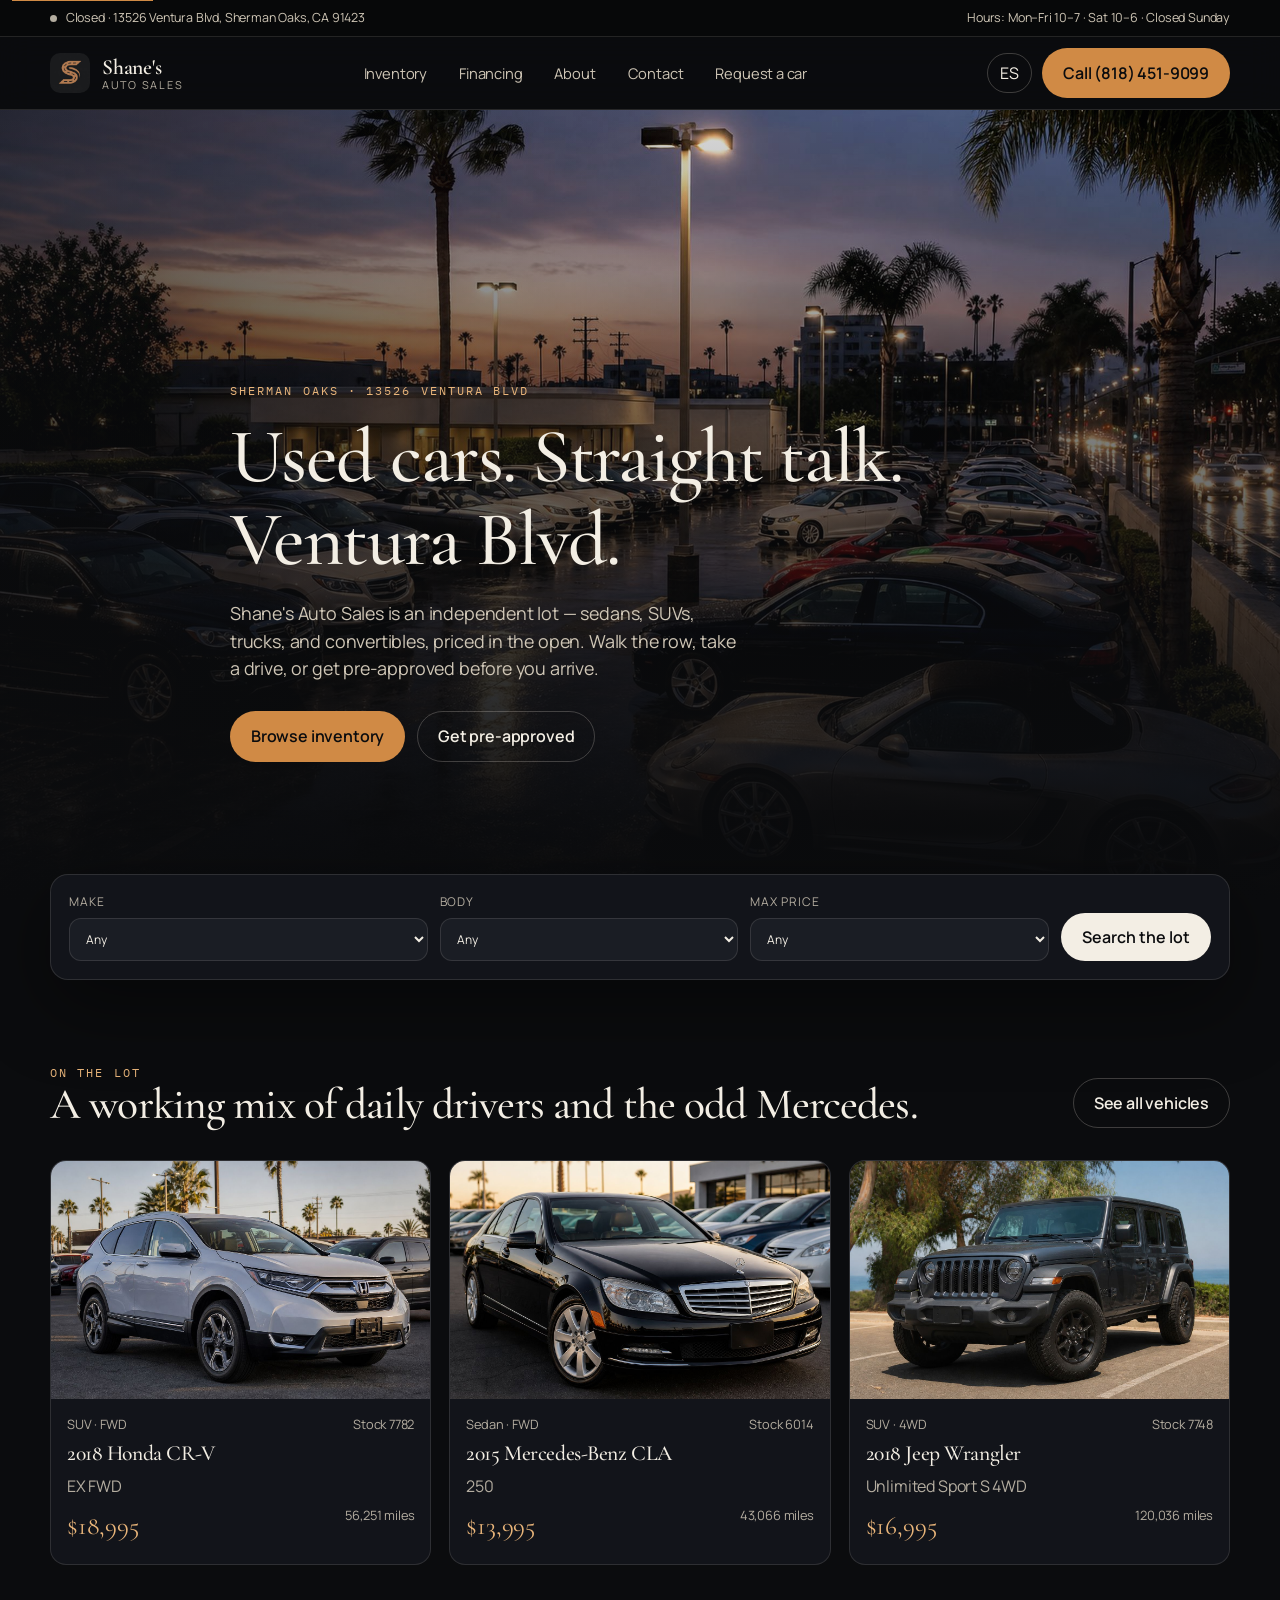
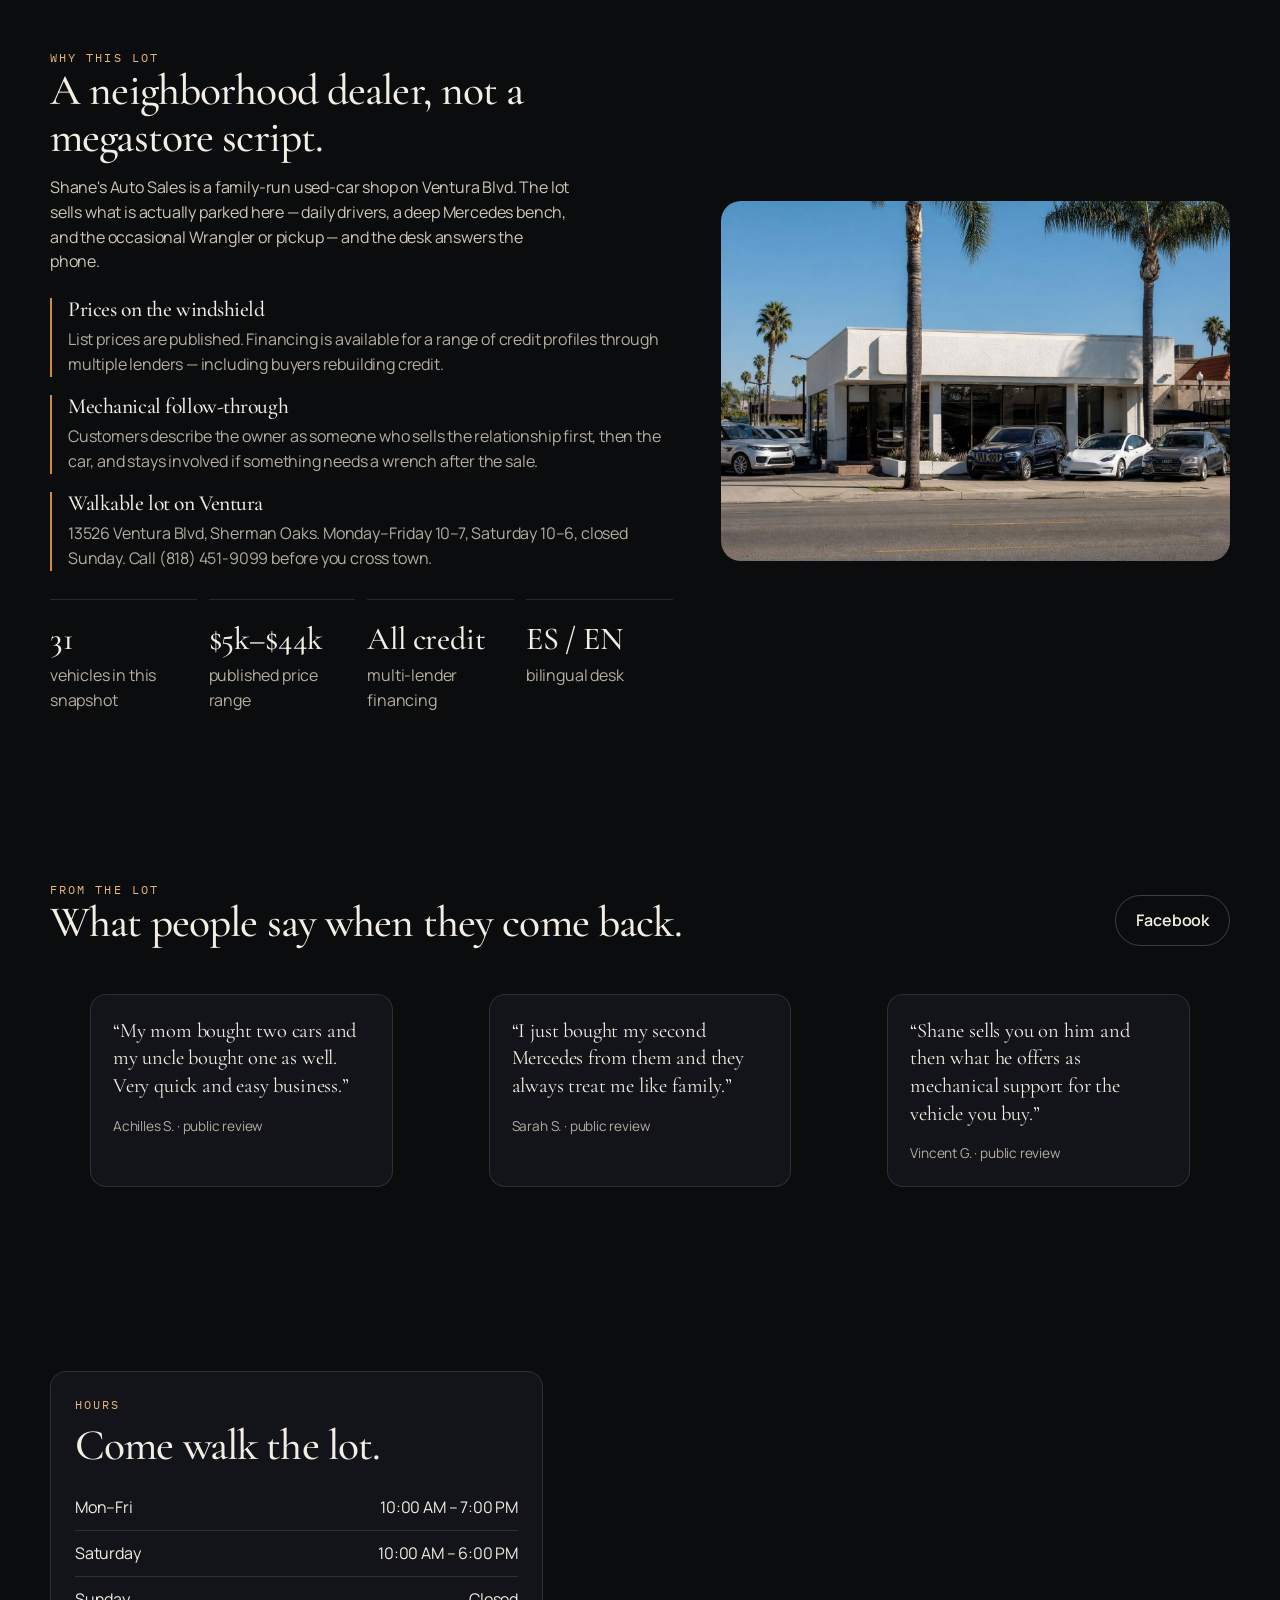
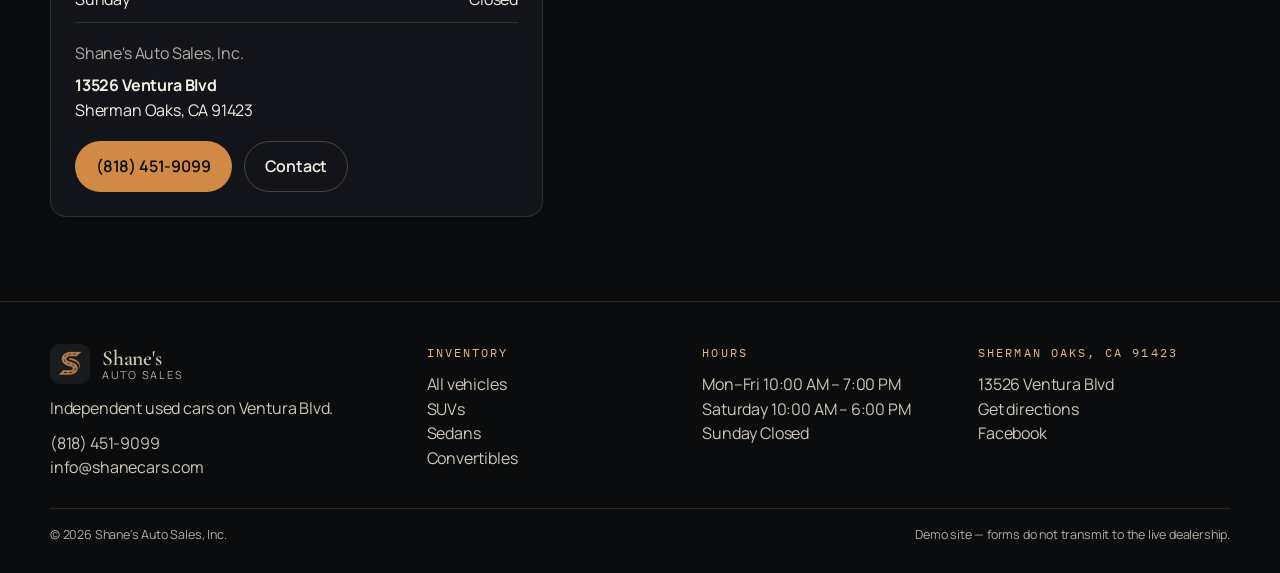
<file: website/index.html>
<!DOCTYPE html>
<html lang="en">
<head>
  <meta charset="utf-8">
  <meta name="viewport" content="width=device-width, initial-scale=1">
  <title>Shane's Auto Sales · Used cars on Ventura Blvd</title>
  <meta name="description" content="Independent used car dealership at 13526 Ventura Blvd, Sherman Oaks. Sedans, SUVs, trucks, and convertibles. Call (818) 451-9099.">
  <link rel="icon" href="assets/favicon.svg" type="image/svg+xml">
  <link rel="preconnect" href="https://fonts.googleapis.com">
  <link rel="preconnect" href="https://fonts.gstatic.com" crossorigin>
  <link href="https://fonts.googleapis.com/css2?family=Cormorant+Garamond:ital,wght@0,500;0,600;1,500&family=IBM+Plex+Mono:wght@400;500&family=Manrope:wght@400;500;650;700&display=swap" rel="stylesheet">
  <link rel="stylesheet" href="css/styles.css">
</head>
<body>
  <div id="site-header"></div>
  <main id="content">
    <section class="hero">
      <div class="hero-media">
        <img src="assets/hero-lot.jpg" alt="Used cars parked on a Sherman Oaks lot at dusk">
      </div>
      <div class="wrap hero-copy">
        <p class="kicker">Sherman Oaks · 13526 Ventura Blvd</p>
        <h1>
          <span data-en>Used cars. Straight talk. Ventura Blvd.</span>
          <span data-es>Autos usados. Trato directo. Ventura Blvd.</span>
        </h1>
        <p class="lede">
          <span data-en>Shane's Auto Sales is an independent lot — sedans, SUVs, trucks, and convertibles, priced in the open. Walk the row, take a drive, or get pre-approved before you arrive.</span>
          <span data-es>Shane's Auto Sales es un lote independiente: sedanes, SUVs, camionetas y convertibles, con precios a la vista. Recorre el lote, prueba un auto o solicite preaprobación antes de llegar.</span>
        </p>
        <div class="hero-actions">
          <a class="btn btn-copper" href="inventory.html" data-i18n="viewInventory">Browse inventory</a>
          <a class="btn btn-ghost" href="financing.html" data-i18n="getPreapproved">Get pre-approved</a>
        </div>
      </div>
    </section>

    <div class="wrap search-panel">
      <form class="search-card" action="inventory.html" method="get">
        <label class="field">
          <span data-en>Make</span><span data-es>Marca</span>
          <select name="make" id="home-make">
            <option value="">Any</option>
          </select>
        </label>
        <label class="field">
          <span data-en>Body</span><span data-es>Carrocería</span>
          <select name="body">
            <option value="">Any</option>
            <option>Sedan</option>
            <option>SUV</option>
            <option>Convertible</option>
            <option>Truck</option>
            <option>Hatchback</option>
            <option>Coupe</option>
            <option>Wagon</option>
            <option>Minivan</option>
          </select>
        </label>
        <label class="field">
          <span data-en>Max price</span><span data-es>Precio máximo</span>
          <select name="price">
            <option value="">Any</option>
            <option value="6000">$6,000</option>
            <option value="10000">$10,000</option>
            <option value="15000">$15,000</option>
            <option value="20000">$20,000</option>
          </select>
        </label>
        <button class="btn btn-paper" type="submit">
          <span data-en>Search the lot</span><span data-es>Buscar</span>
        </button>
      </form>
    </div>

    <section>
      <div class="wrap">
        <div class="section-head">
          <div>
            <p class="kicker" data-i18n="featured">On the lot</p>
            <h2>
              <span data-en>A working mix of daily drivers and the odd Mercedes.</span>
              <span data-es>Una mezcla de autos de diario y algún que otro Mercedes.</span>
            </h2>
          </div>
          <a class="btn btn-ghost" href="inventory.html" data-i18n="seeAll">See all vehicles</a>
        </div>
        <div class="grid-3" id="featured-grid"></div>
      </div>
    </section>

    <section style="padding-top:0">
      <div class="wrap split">
        <div>
          <p class="kicker">
            <span data-en>Why this lot</span>
            <span data-es>Por qué este lote</span>
          </p>
          <h2>
            <span data-en>A neighborhood dealer, not a megastore script.</span>
            <span data-es>Un dealer de barrio, no un guion de megastore.</span>
          </h2>
          <p class="paper-dim" style="margin-top:14px;max-width:52ch">
            <span data-en>Shane's Auto Sales is a family-run used-car shop on Ventura Blvd. The lot sells what is actually parked here — daily drivers, a deep Mercedes bench, and the occasional Wrangler or pickup — and the desk answers the phone.</span>
            <span data-es>Shane's Auto Sales es un lote familiar en Ventura Blvd. Se vende lo que está estacionado aquí, y el escritorio contesta el teléfono.</span>
          </p>
          <div class="feature-list">
            <article>
              <h3>
                <span data-en>Prices on the windshield</span>
                <span data-es>Precios a la vista</span>
              </h3>
              <p class="muted">
                <span data-en>List prices are published. Financing is available for a range of credit profiles through multiple lenders — including buyers rebuilding credit.</span>
                <span data-es>Los precios de lista se publican. Hay financiamiento para distintos perfiles de crédito, incluso si estás reconstruyendo tu historial.</span>
              </p>
            </article>
            <article>
              <h3>
                <span data-en>Mechanical follow-through</span>
                <span data-es>Seguimiento mecánico</span>
              </h3>
              <p class="muted">
                <span data-en>Customers describe the owner as someone who sells the relationship first, then the car, and stays involved if something needs a wrench after the sale.</span>
                <span data-es>Los clientes describen al dueño como alguien que vende la relación primero, luego el auto, y sigue involucrado si hace falta un taller después de la venta.</span>
              </p>
            </article>
            <article>
              <h3>
                <span data-en>Walkable lot on Ventura</span>
                <span data-es>Lote caminable en Ventura</span>
              </h3>
              <p class="muted">
                <span data-en>13526 Ventura Blvd, Sherman Oaks. Monday–Friday 10–7, Saturday 10–6, closed Sunday. Call (818) 451-9099 before you cross town.</span>
                <span data-es>13526 Ventura Blvd, Sherman Oaks. Lunes a viernes 10–7, sábado 10–6, cerrado domingo. Llama al (818) 451-9099 antes de cruzar la ciudad.</span>
              </p>
            </article>
          </div>
          <div class="stats">
            <div class="stat"><b id="stat-count"></b><span class="muted">vehicles in this snapshot</span></div>
            <div class="stat"><b>$5k–$44k</b><span class="muted">published price range</span></div>
            <div class="stat"><b>All credit</b><span class="muted">multi-lender financing</span></div>
            <div class="stat"><b>ES / EN</b><span class="muted">bilingual desk</span></div>
          </div>
        </div>
        <img src="assets/storefront.jpg" alt="Independent dealership storefront on a California boulevard">
      </div>
    </section>

    <section>
      <div class="wrap">
        <div class="section-head">
          <div>
            <p class="kicker">
              <span data-en>From the lot</span>
              <span data-es>Desde el lote</span>
            </p>
            <h2>
              <span data-en>What people say when they come back.</span>
              <span data-es>Lo que dice la gente cuando regresa.</span>
            </h2>
          </div>
          <a class="btn btn-ghost" href="https://www.facebook.com/people/Shanes-Auto/61565567445845/">Facebook</a>
        </div>
        <div class="quotes">
          <blockquote class="quote">
            <p>“My mom bought two cars and my uncle bought one as well. Very quick and easy business.”</p>
            <cite>Achilles S. · public review</cite>
          </blockquote>
          <blockquote class="quote">
            <p>“I just bought my second Mercedes from them and they always treat me like family.”</p>
            <cite>Sarah S. · public review</cite>
          </blockquote>
          <blockquote class="quote">
            <p>“Shane sells you on him and then what he offers as mechanical support for the vehicle you buy.”</p>
            <cite>Vincent G. · public review</cite>
          </blockquote>
        </div>
      </div>
    </section>

    <section>
      <div class="wrap visit-grid">
        <div class="hours-card">
          <p class="kicker" data-i18n="hours">Hours</p>
          <h2 style="margin:8px 0 16px">
            <span data-en>Come walk the lot.</span>
            <span data-es>Ven a recorrer el lote.</span>
          </h2>
          <div id="hours-list"></div>
          <p style="margin:18px 0 8px" class="muted">Shane's Auto Sales, Inc.</p>
          <p><strong>13526 Ventura Blvd</strong><br>Sherman Oaks, CA 91423</p>
          <div class="hero-actions" style="margin-top:18px">
            <a class="btn btn-copper" href="tel:+18184519099">(818) 451-9099</a>
            <a class="btn btn-ghost" href="contact.html">
              <span data-en>Contact</span><span data-es>Contacto</span>
            </a>
          </div>
        </div>
        <iframe class="map-frame" title="Map of Shane's Auto Sales" src="https://www.google.com/maps?q=13526+Ventura+Blvd,+Sherman+Oaks,+CA+91423&output=embed" loading="lazy"></iframe>
      </div>
    </section>
  </main>
  <div id="site-footer"></div>
  <script src="js/data.js"></script>
  <script src="js/app.js"></script>
  <script>
    ShaneApp.renderHeader("home");
    ShaneApp.renderFooter();
    const featured = SHANE.vehicles.filter((v) => v.featured);
    document.getElementById("featured-grid").innerHTML = featured.map(ShaneApp.vehicleCard).join("");
    document.getElementById("stat-count").textContent = String(SHANE.vehicles.length);
    document.getElementById("home-make").innerHTML =
      `<option value="">${ShaneApp.t("any")}</option>` +
      [...new Set(SHANE.vehicles.map((v) => v.make))].sort().map((m) => `<option>${m}</option>`).join("");
    const hours = document.getElementById("hours-list");
    hours.innerHTML = SHANE.dealer.hours.map((h) => {
      const lang = ShaneApp.getLang();
      const label = lang === "es" ? h.labelEs : h.labelEn;
      const value = h.open === null ? ShaneApp.formatHour(null) : `${ShaneApp.formatHour(h.open)} – ${ShaneApp.formatHour(h.close)}`;
      return `<div class="hours-row"><span>${label}</span><span>${value}</span></div>`;
    }).join("");
    document.querySelectorAll("[data-i18n]").forEach((el) => {
      el.textContent = ShaneApp.t(el.getAttribute("data-i18n"));
    });
  </script>
</body>
</html>
</file>
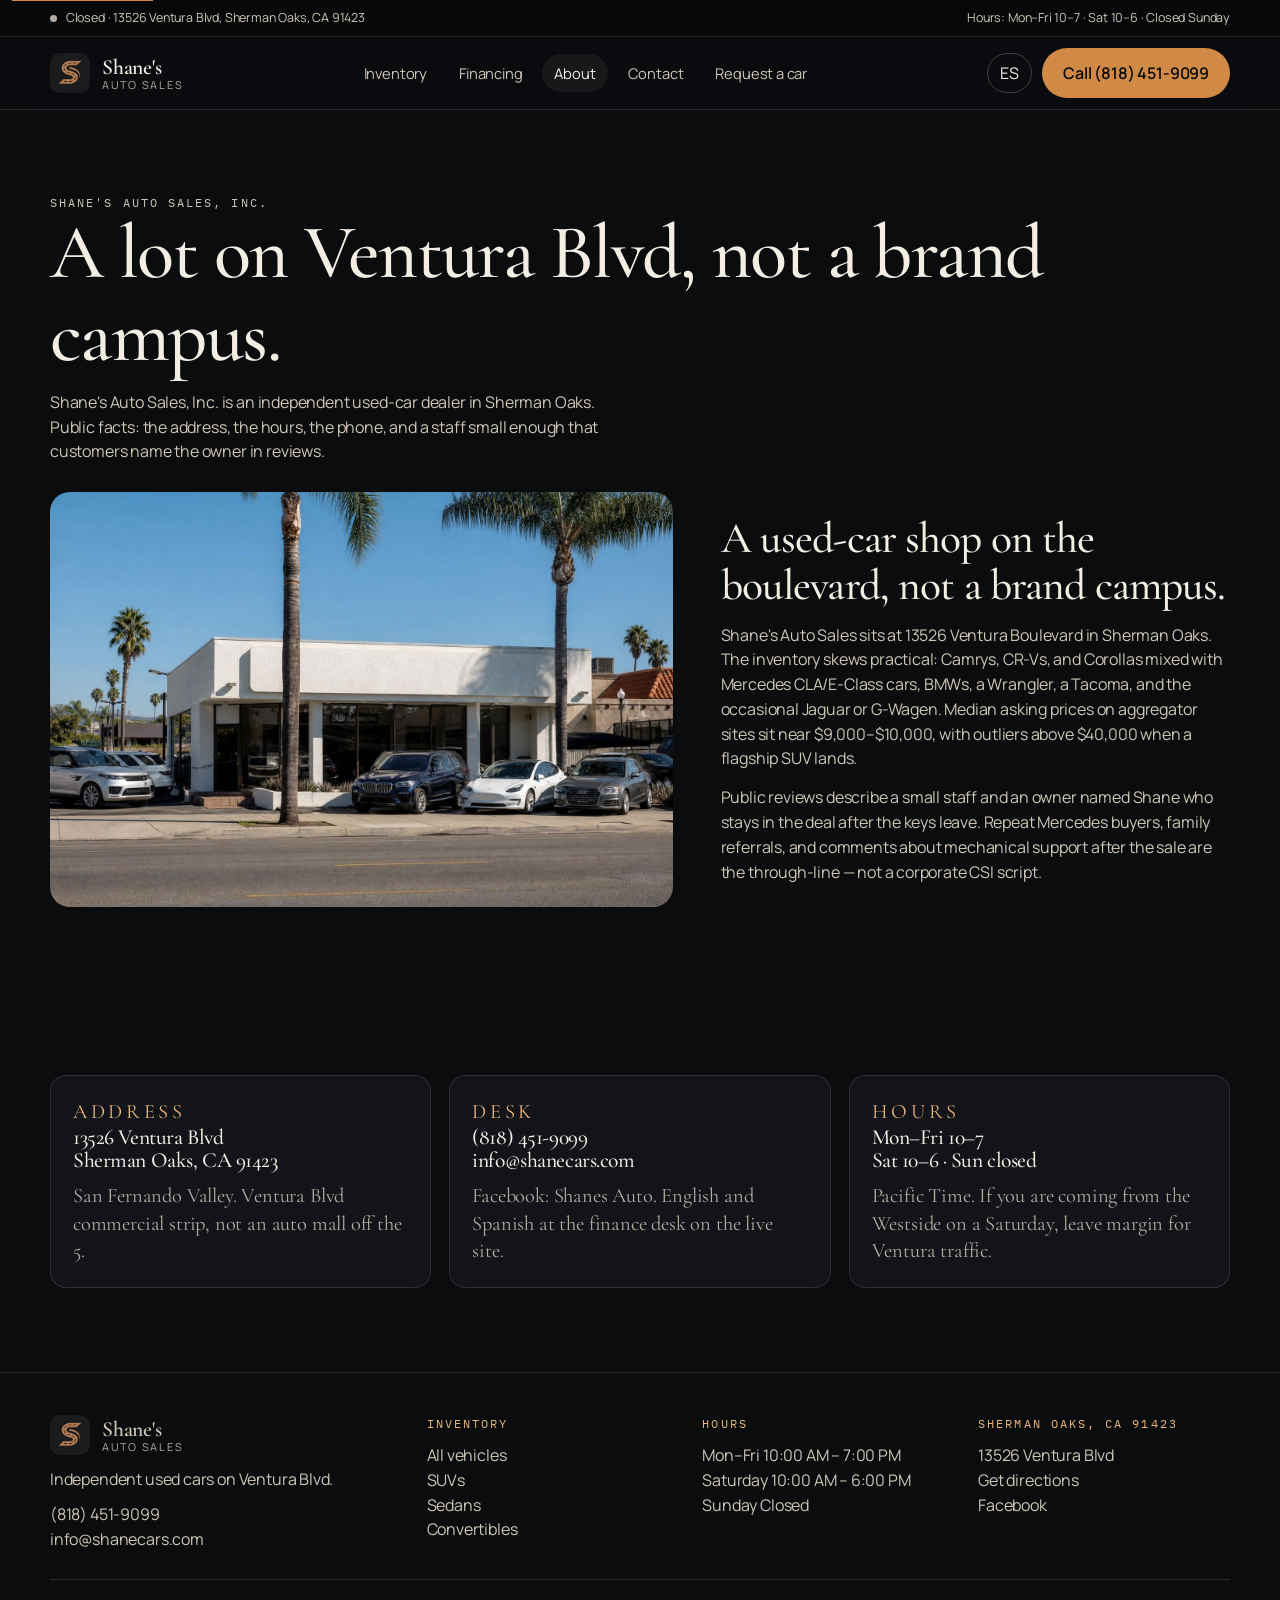
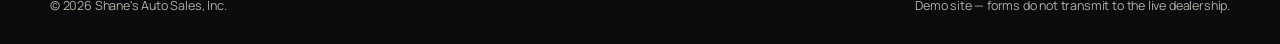
<file: website/about.html>
<!DOCTYPE html>
<html lang="en">
<head>
  <meta charset="utf-8">
  <meta name="viewport" content="width=device-width, initial-scale=1">
  <title>About · Shane's Auto Sales</title>
  <meta name="description" content="Independent used car dealer at 13526 Ventura Blvd, Sherman Oaks. Family-run lot with published prices and in-house follow-through.">
  <link rel="icon" href="assets/favicon.svg" type="image/svg+xml">
  <link rel="preconnect" href="https://fonts.googleapis.com">
  <link rel="preconnect" href="https://fonts.gstatic.com" crossorigin>
  <link href="https://fonts.googleapis.com/css2?family=Cormorant+Garamond:ital,wght@0,500;0,600;1,500&family=IBM+Plex+Mono:wght@400;500&family=Manrope:wght@400;500;650;700&display=swap" rel="stylesheet">
  <link rel="stylesheet" href="css/styles.css">
</head>
<body>
  <div id="site-header"></div>
  <main id="content">
    <header class="wrap page-hero">
      <p class="kicker">Shane's Auto Sales, Inc.</p>
      <h1>
        <span data-en>A lot on Ventura Blvd, not a brand campus.</span>
        <span data-es>Un lote en Ventura Blvd, no un campus de marca.</span>
      </h1>
      <p>
        <span data-en>Shane's Auto Sales, Inc. is an independent used-car dealer in Sherman Oaks. Public facts: the address, the hours, the phone, and a staff small enough that customers name the owner in reviews.</span>
        <span data-es>Shane's Auto Sales, Inc. es un dealer independiente de autos usados en Sherman Oaks. Hechos públicos: la dirección, el horario, el teléfono y un equipo lo bastante pequeño como para que los clientes nombren al dueño en las reseñas.</span>
      </p>
    </header>

    <section style="padding-top:0">
      <div class="wrap split">
        <img src="assets/storefront.jpg" alt="Storefront of an independent California used car dealership">
        <div>
          <h2>
            <span data-en>A used-car shop on the boulevard, not a brand campus.</span>
            <span data-es>Un lote de usados en el bulevar, no un campus de marca.</span>
          </h2>
          <p class="paper-dim" style="margin-top:14px">
            <span data-en>Shane's Auto Sales sits at 13526 Ventura Boulevard in Sherman Oaks. The inventory skews practical: Camrys, CR-Vs, and Corollas mixed with Mercedes CLA/E-Class cars, BMWs, a Wrangler, a Tacoma, and the occasional Jaguar or G-Wagen. Median asking prices on aggregator sites sit near $9,000–$10,000, with outliers above $40,000 when a flagship SUV lands.</span>
            <span data-es>Shane's Auto Sales está en 13526 Ventura Boulevard en Sherman Oaks. El inventario es práctico: Camrys, CR-Vs y Corollas mezclados con Mercedes, BMW, un Wrangler, una Tacoma y, de vez en cuando, un Jaguar o un G-Wagen.</span>
          </p>
          <p class="paper-dim" style="margin-top:14px">
            <span data-en>Public reviews describe a small staff and an owner named Shane who stays in the deal after the keys leave. Repeat Mercedes buyers, family referrals, and comments about mechanical support after the sale are the through-line — not a corporate CSI script.</span>
            <span data-es>Las reseñas públicas describen un equipo pequeño y un dueño llamado Shane que sigue en el trato después de entregar las llaves.</span>
          </p>
        </div>
      </div>
    </section>

    <section>
      <div class="wrap grid-3">
        <article class="quote">
          <p class="kicker">Address</p>
          <h3>13526 Ventura Blvd<br>Sherman Oaks, CA 91423</h3>
          <p class="muted" style="margin-top:10px">San Fernando Valley. Ventura Blvd commercial strip, not an auto mall off the 5.</p>
        </article>
        <article class="quote">
          <p class="kicker">Desk</p>
          <h3>(818) 451-9099<br>info@shanecars.com</h3>
          <p class="muted" style="margin-top:10px">Facebook: Shanes Auto. English and Spanish at the finance desk on the live site.</p>
        </article>
        <article class="quote">
          <p class="kicker">Hours</p>
          <h3>Mon–Fri 10–7<br>Sat 10–6 · Sun closed</h3>
          <p class="muted" style="margin-top:10px">Pacific Time. If you are coming from the Westside on a Saturday, leave margin for Ventura traffic.</p>
        </article>
      </div>
    </section>
  </main>
  <div id="site-footer"></div>
  <script src="js/data.js"></script>
  <script src="js/app.js"></script>
  <script>
    ShaneApp.renderHeader("about");
    ShaneApp.renderFooter();
  </script>
</body>
</html>
</file>
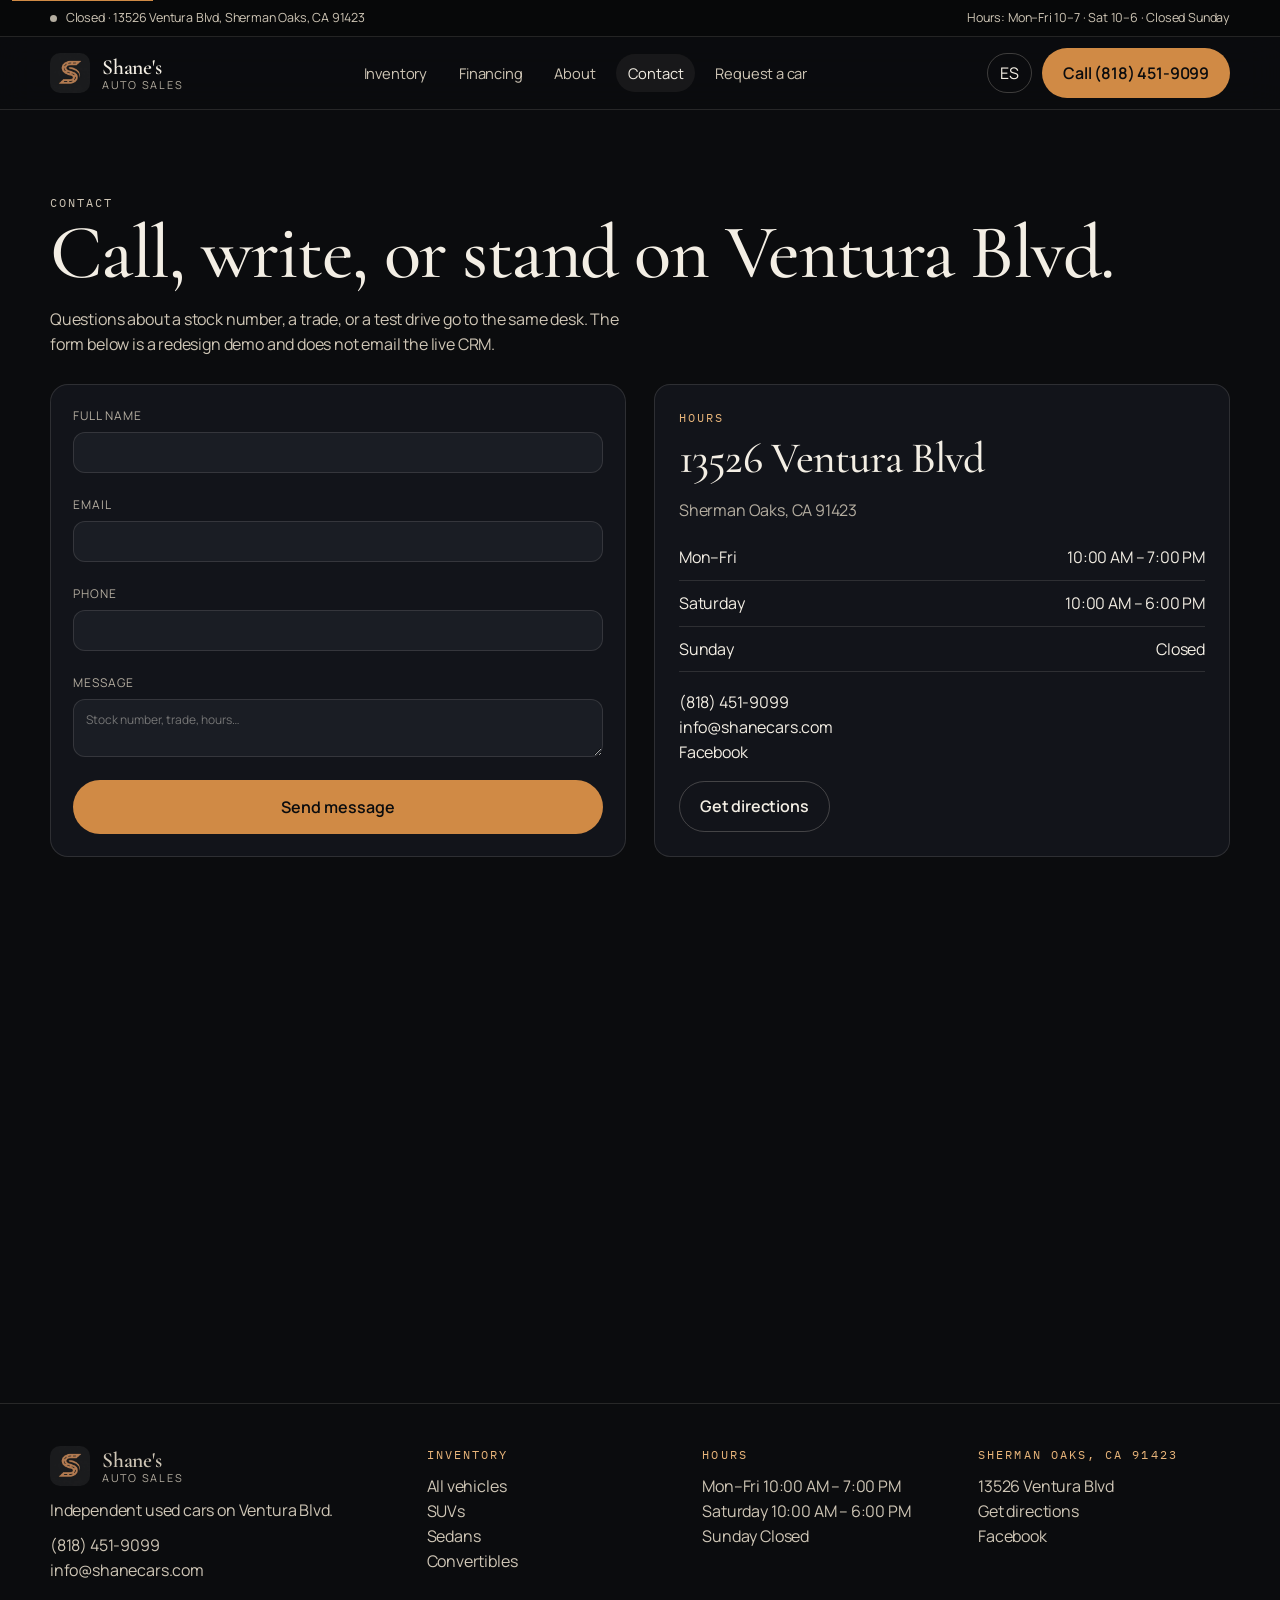
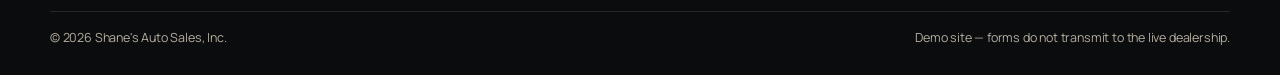
<file: website/contact.html>
<!DOCTYPE html>
<html lang="en">
<head>
  <meta charset="utf-8">
  <meta name="viewport" content="width=device-width, initial-scale=1">
  <title>Contact · Shane's Auto Sales</title>
  <meta name="description" content="Contact Shane's Auto Sales at 13526 Ventura Blvd, Sherman Oaks. Phone (818) 451-9099. Hours Mon–Fri 10–7, Sat 10–6.">
  <link rel="icon" href="assets/favicon.svg" type="image/svg+xml">
  <link rel="preconnect" href="https://fonts.googleapis.com">
  <link rel="preconnect" href="https://fonts.gstatic.com" crossorigin>
  <link href="https://fonts.googleapis.com/css2?family=Cormorant+Garamond:ital,wght@0,500;0,600;1,500&family=IBM+Plex+Mono:wght@400;500&family=Manrope:wght@400;500;650;700&display=swap" rel="stylesheet">
  <link rel="stylesheet" href="css/styles.css">
</head>
<body>
  <div id="site-header"></div>
  <main id="content" class="wrap">
    <header class="page-hero">
      <p class="kicker">Contact</p>
      <h1>
        <span data-en>Call, write, or stand on Ventura Blvd.</span>
        <span data-es>Llama, escribe o preséntate en Ventura Blvd.</span>
      </h1>
      <p>
        <span data-en>Questions about a stock number, a trade, or a test drive go to the same desk. The form below is a redesign demo and does not email the live CRM.</span>
        <span data-es>Preguntas sobre un stock, un trade-in o una prueba van al mismo escritorio. El formulario es una demo y no envía correo al CRM en vivo.</span>
      </p>
    </header>

    <div class="form-grid" style="padding-bottom:40px">
      <form class="stack" data-demo>
        <label class="field"><span data-i18n="formName">Name</span>
          <input name="name" required autocomplete="name">
          <span class="error"></span>
        </label>
        <label class="field"><span data-i18n="formEmail">Email</span>
          <input name="email" type="email" required autocomplete="email">
          <span class="error"></span>
        </label>
        <label class="field"><span data-i18n="formPhone">Phone</span>
          <input name="phone" type="tel" required autocomplete="tel">
          <span class="error"></span>
        </label>
        <label class="field"><span data-i18n="formMessage">Message</span>
          <textarea name="message" required placeholder="Stock number, trade, hours…"></textarea>
          <span class="error"></span>
        </label>
        <button class="btn btn-copper" type="submit" data-i18n="formSubmit">Send</button>
        <div class="alert form-success" hidden></div>
      </form>
      <div class="hours-card">
        <p class="kicker" data-i18n="hours">Hours</p>
        <h2 style="margin:8px 0 16px">13526 Ventura Blvd</h2>
        <p class="muted">Sherman Oaks, CA 91423</p>
        <div id="hours-list" style="margin-top:12px"></div>
        <p style="margin-top:18px">
          <a href="tel:+18184519099">(818) 451-9099</a><br>
          <a href="mailto:info@shanecars.com">info@shanecars.com</a><br>
          <a href="https://www.facebook.com/people/Shanes-Auto/61565567445845/">Facebook</a>
        </p>
        <a class="btn btn-ghost" style="margin-top:16px" href="https://www.google.com/maps/search/?api=1&query=13526+Ventura+Blvd+Sherman+Oaks+CA+91423" data-i18n="directions">Get directions</a>
      </div>
    </div>
    <iframe class="map-frame" style="margin-bottom:80px" title="Map of Shane's Auto Sales" src="https://www.google.com/maps?q=13526+Ventura+Blvd,+Sherman+Oaks,+CA+91423&output=embed" loading="lazy"></iframe>
  </main>
  <div id="site-footer"></div>
  <script src="js/data.js"></script>
  <script src="js/app.js"></script>
  <script src="js/forms.js"></script>
  <script>
    ShaneApp.renderHeader("contact");
    ShaneApp.renderFooter();
    document.getElementById("hours-list").innerHTML = SHANE.dealer.hours.map((h) => {
      const label = ShaneApp.getLang() === "es" ? h.labelEs : h.labelEn;
      const value = h.open === null ? ShaneApp.formatHour(null) : `${ShaneApp.formatHour(h.open)} – ${ShaneApp.formatHour(h.close)}`;
      return `<div class="hours-row"><span>${label}</span><span>${value}</span></div>`;
    }).join("");
    document.querySelectorAll("[data-i18n]").forEach((el) => {
      el.textContent = ShaneApp.t(el.getAttribute("data-i18n"));
    });
  </script>
</body>
</html>
</file>
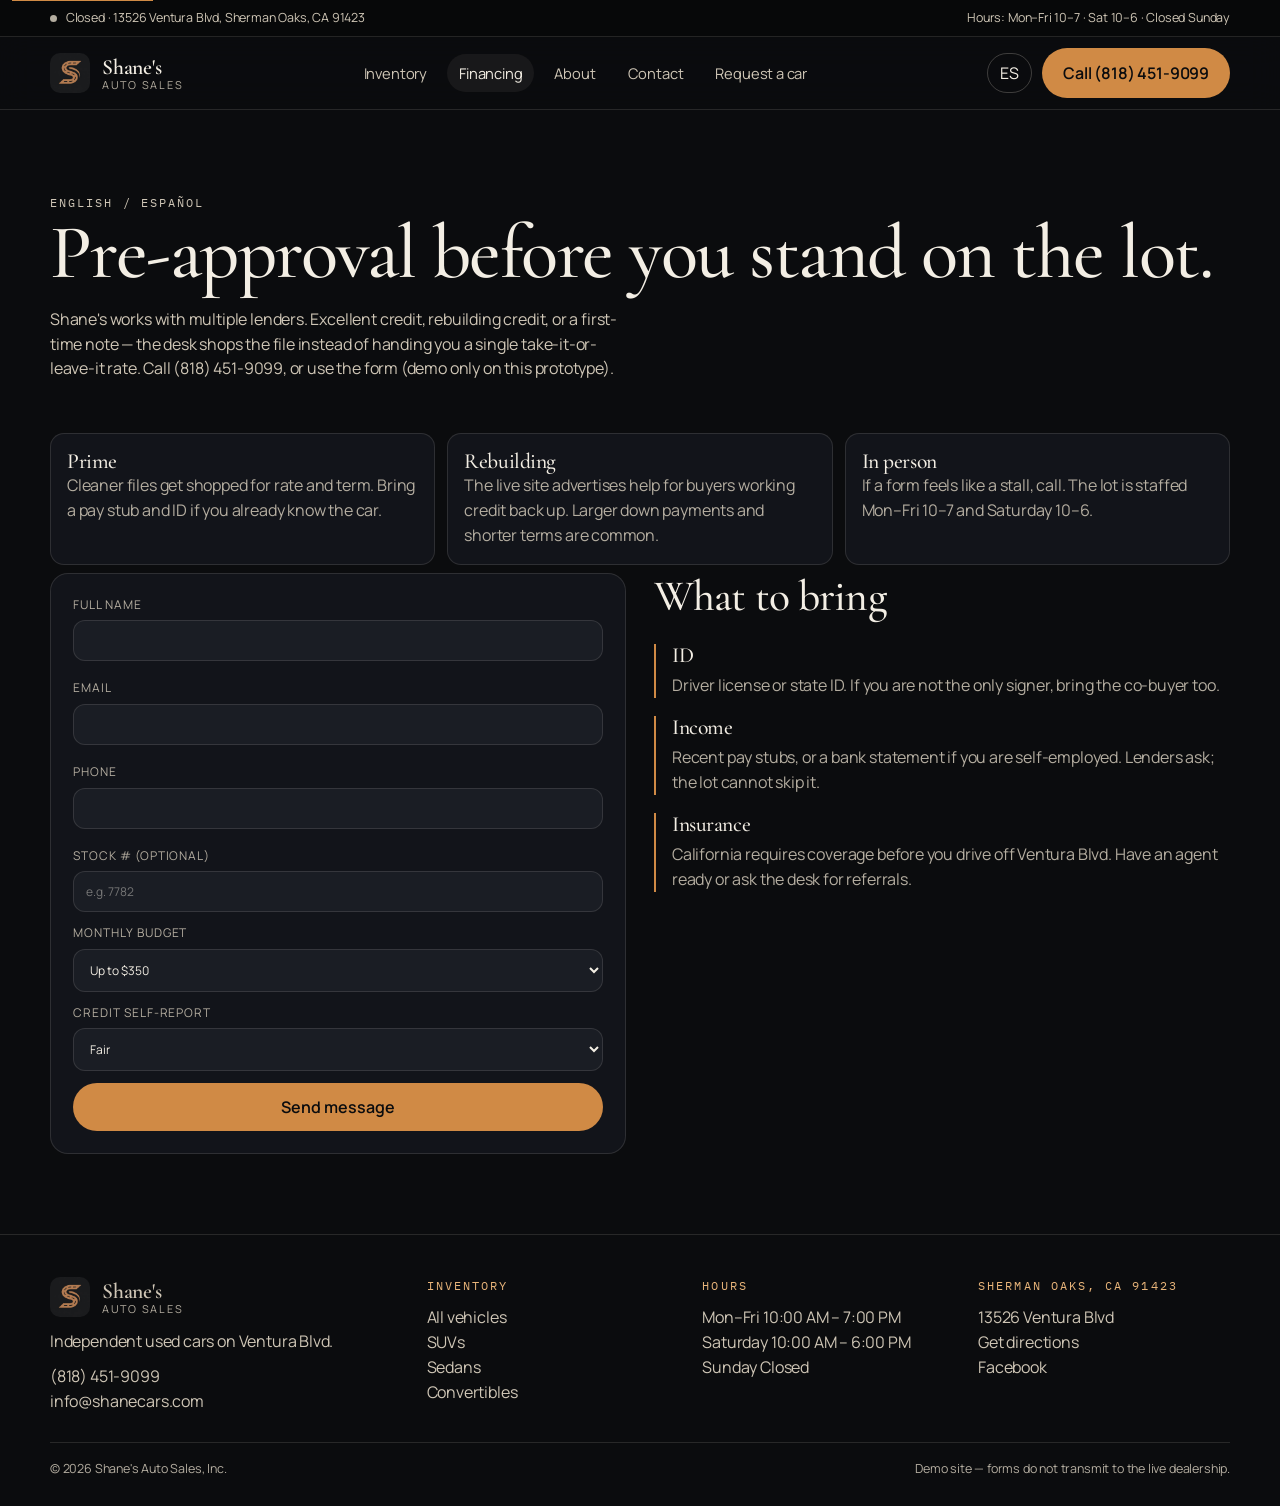
<file: website/financing.html>
<!DOCTYPE html>
<html lang="en">
<head>
  <meta charset="utf-8">
  <meta name="viewport" content="width=device-width, initial-scale=1">
  <title>Financing · Shane's Auto Sales</title>
  <meta name="description" content="Get pre-approved for a used car loan at Shane's Auto Sales in Sherman Oaks. All credit considered.">
  <link rel="icon" href="assets/favicon.svg" type="image/svg+xml">
  <link rel="preconnect" href="https://fonts.googleapis.com">
  <link rel="preconnect" href="https://fonts.gstatic.com" crossorigin>
  <link href="https://fonts.googleapis.com/css2?family=Cormorant+Garamond:ital,wght@0,500;0,600;1,500&family=IBM+Plex+Mono:wght@400;500&family=Manrope:wght@400;500;650;700&display=swap" rel="stylesheet">
  <link rel="stylesheet" href="css/styles.css">
</head>
<body>
  <div id="site-header"></div>
  <main id="content" class="wrap">
    <header class="page-hero">
      <p class="kicker">English / Español</p>
      <h1>
        <span data-en>Pre-approval before you stand on the lot.</span>
        <span data-es>Preaprobación antes de llegar al lote.</span>
      </h1>
      <p>
        <span data-en>Shane's works with multiple lenders. Excellent credit, rebuilding credit, or a first-time note — the desk shops the file instead of handing you a single take-it-or-leave-it rate. Call (818) 451-9099, or use the form (demo only on this prototype).</span>
        <span data-es>Shane's trabaja con varios prestamistas. Crédito excelente, en reconstrucción o primer auto. Llama al (818) 451-9099, o usa el formulario (solo demo en este prototipo).</span>
      </p>
    </header>

    <div class="credit-bands">
      <article>
        <h3>
          <span data-en>Prime</span>
          <span data-es>Prime</span>
        </h3>
        <p class="muted">
          <span data-en>Cleaner files get shopped for rate and term. Bring a pay stub and ID if you already know the car.</span>
          <span data-es>Los expedientes más limpios se cotizan por tasa y plazo. Trae un talón de pago y una identificación si ya sabes el auto.</span>
        </p>
      </article>
      <article>
        <h3>
          <span data-en>Rebuilding</span>
          <span data-es>Reconstrucción</span>
        </h3>
        <p class="muted">
          <span data-en>The live site advertises help for buyers working credit back up. Larger down payments and shorter terms are common.</span>
          <span data-es>El sitio actual ofrece ayuda a quien está reconstruyendo crédito. Enganches más altos y plazos más cortos son comunes.</span>
        </p>
      </article>
      <article>
        <h3>
          <span data-en>In person</span>
          <span data-es>En persona</span>
        </h3>
        <p class="muted">
          <span data-en>If a form feels like a stall, call. The lot is staffed Mon–Fri 10–7 and Saturday 10–6.</span>
          <span data-es>Si un formulario se siente como una demora, llama. El lote atiende lun–vie 10–7 y sábado 10–6.</span>
        </p>
      </article>
    </div>

    <div class="form-grid" style="padding-bottom:80px">
      <form class="stack" data-demo>
        <label class="field"><span data-i18n="formName">Name</span>
          <input name="name" required autocomplete="name">
          <span class="error"></span>
        </label>
        <label class="field"><span data-i18n="formEmail">Email</span>
          <input name="email" type="email" required autocomplete="email">
          <span class="error"></span>
        </label>
        <label class="field"><span data-i18n="formPhone">Phone</span>
          <input name="phone" type="tel" required autocomplete="tel">
          <span class="error"></span>
        </label>
        <label class="field"><span data-en>Stock # (optional)</span><span data-es>Stock # (opcional)</span>
          <input name="stock" placeholder="e.g. 7782">
        </label>
        <label class="field"><span data-en>Monthly budget</span><span data-es>Presupuesto mensual</span>
          <select name="budget">
            <option value="250">Up to $250</option>
            <option value="350" selected>Up to $350</option>
            <option value="500">Up to $500</option>
            <option value="700">$500+</option>
          </select>
        </label>
        <label class="field"><span data-en>Credit self-report</span><span data-es>Autoevaluación de crédito</span>
          <select name="credit">
            <option>Excellent</option>
            <option>Good</option>
            <option selected>Fair</option>
            <option>Rebuilding</option>
          </select>
        </label>
        <button class="btn btn-copper" type="submit" data-i18n="formSubmit">Send</button>
        <div class="alert form-success" hidden></div>
      </form>
      <div>
        <h2>
          <span data-en>What to bring</span>
          <span data-es>Qué traer</span>
        </h2>
        <div class="feature-list">
          <article>
            <h3>ID</h3>
            <p class="muted">
              <span data-en>Driver license or state ID. If you are not the only signer, bring the co-buyer too.</span>
              <span data-es>Licencia o identificación estatal. Si no eres el único firmante, trae también al co-comprador.</span>
            </p>
          </article>
          <article>
            <h3>
              <span data-en>Income</span>
              <span data-es>Ingresos</span>
            </h3>
            <p class="muted">
              <span data-en>Recent pay stubs, or a bank statement if you are self-employed. Lenders ask; the lot cannot skip it.</span>
              <span data-es>Talones de pago recientes, o un estado de cuenta si trabajas por cuenta propia.</span>
            </p>
          </article>
          <article>
            <h3>
              <span data-en>Insurance</span>
              <span data-es>Seguro</span>
            </h3>
            <p class="muted">
              <span data-en>California requires coverage before you drive off Ventura Blvd. Have an agent ready or ask the desk for referrals.</span>
              <span data-es>California exige cobertura antes de salir de Ventura Blvd.</span>
            </p>
          </article>
        </div>
      </div>
    </div>
  </main>
  <div id="site-footer"></div>
  <script src="js/data.js"></script>
  <script src="js/app.js"></script>
  <script src="js/forms.js"></script>
  <script>
    ShaneApp.renderHeader("financing");
    ShaneApp.renderFooter();
    document.querySelectorAll("[data-i18n]").forEach((el) => {
      el.textContent = ShaneApp.t(el.getAttribute("data-i18n"));
    });
  </script>
</body>
</html>
</file>
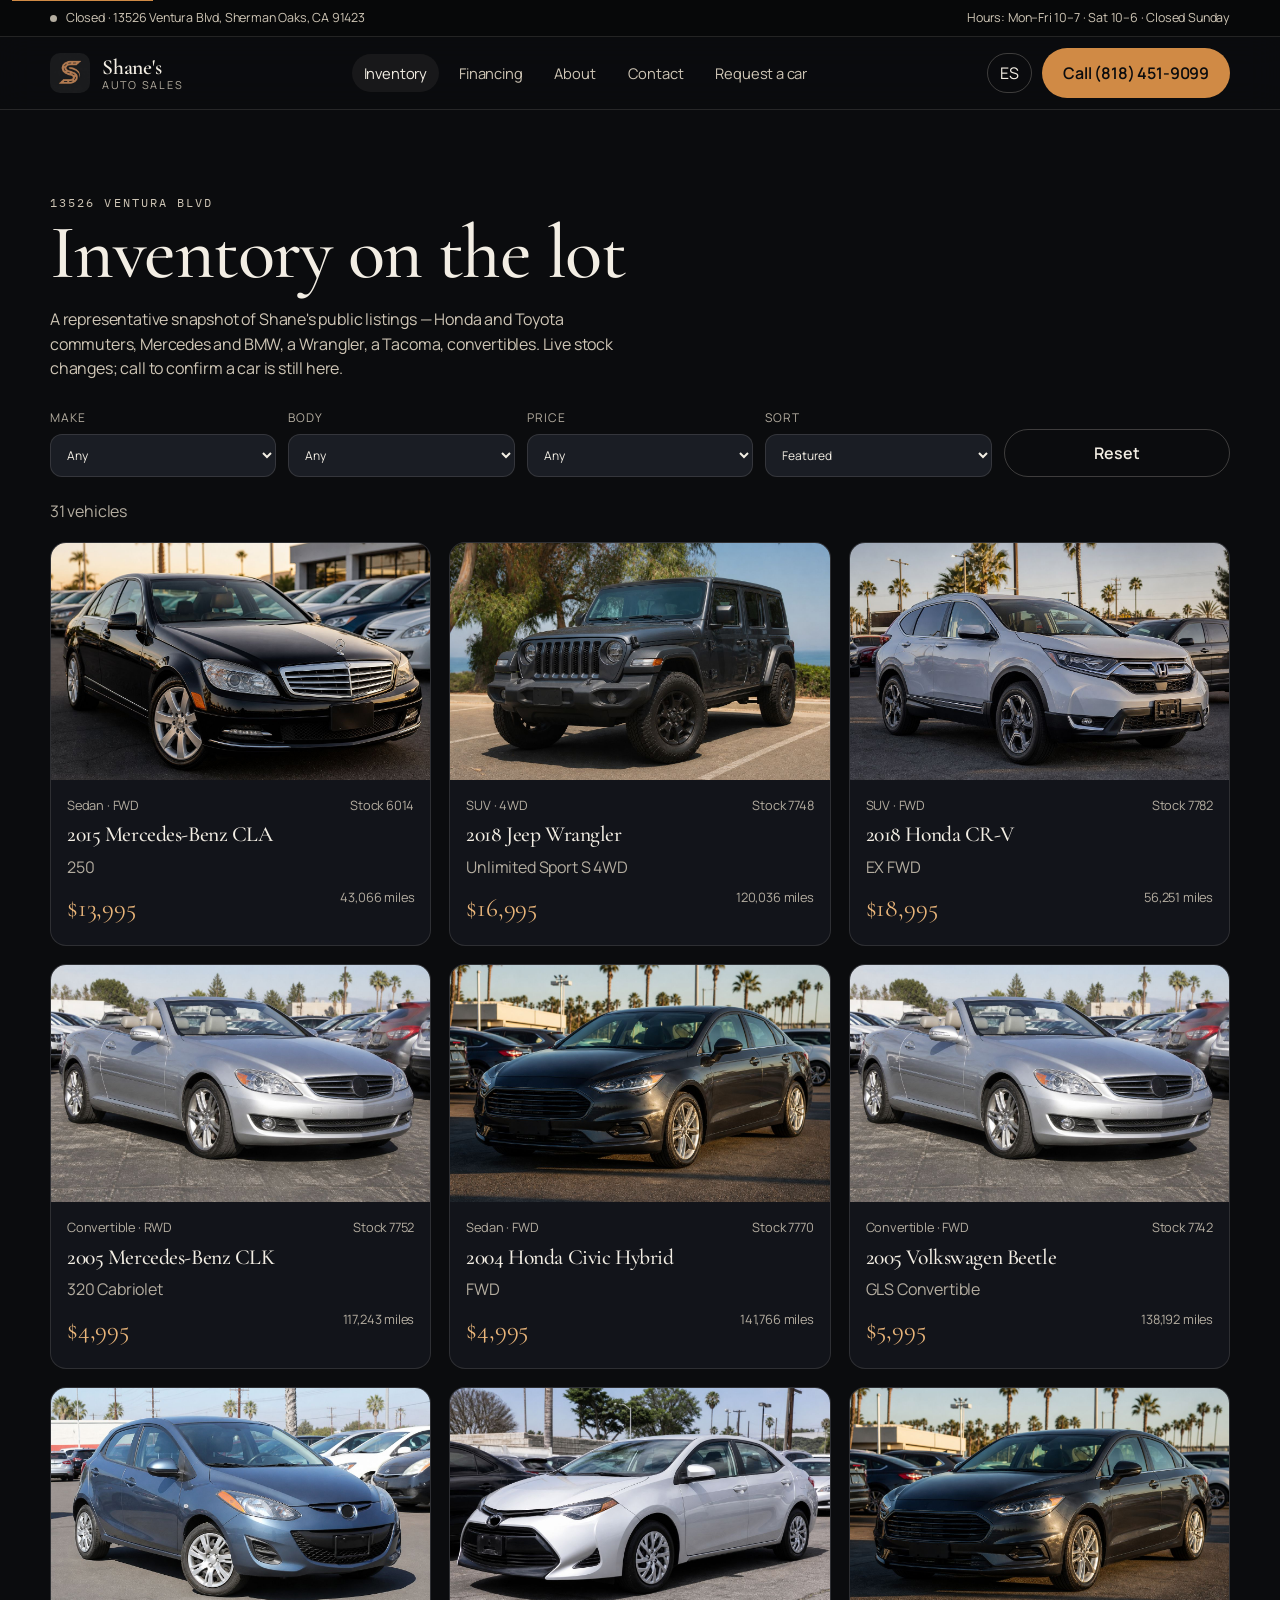
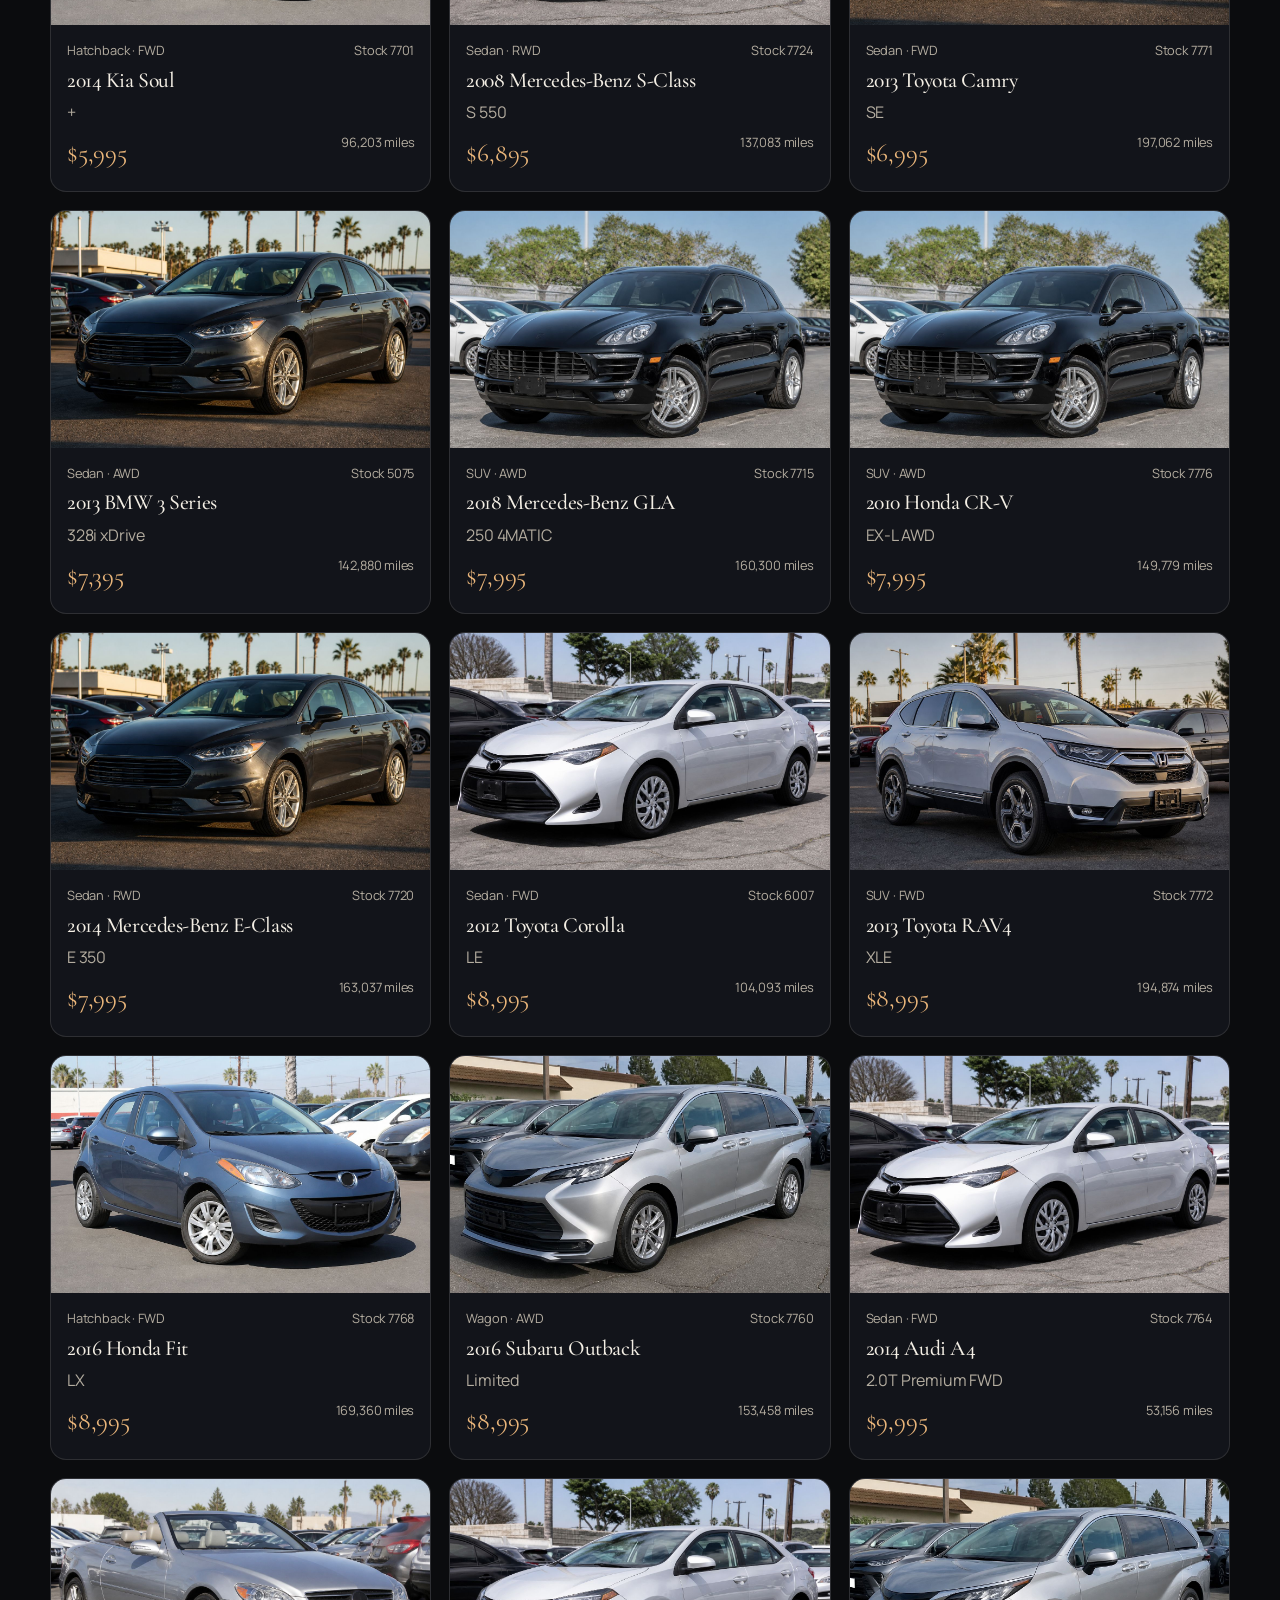
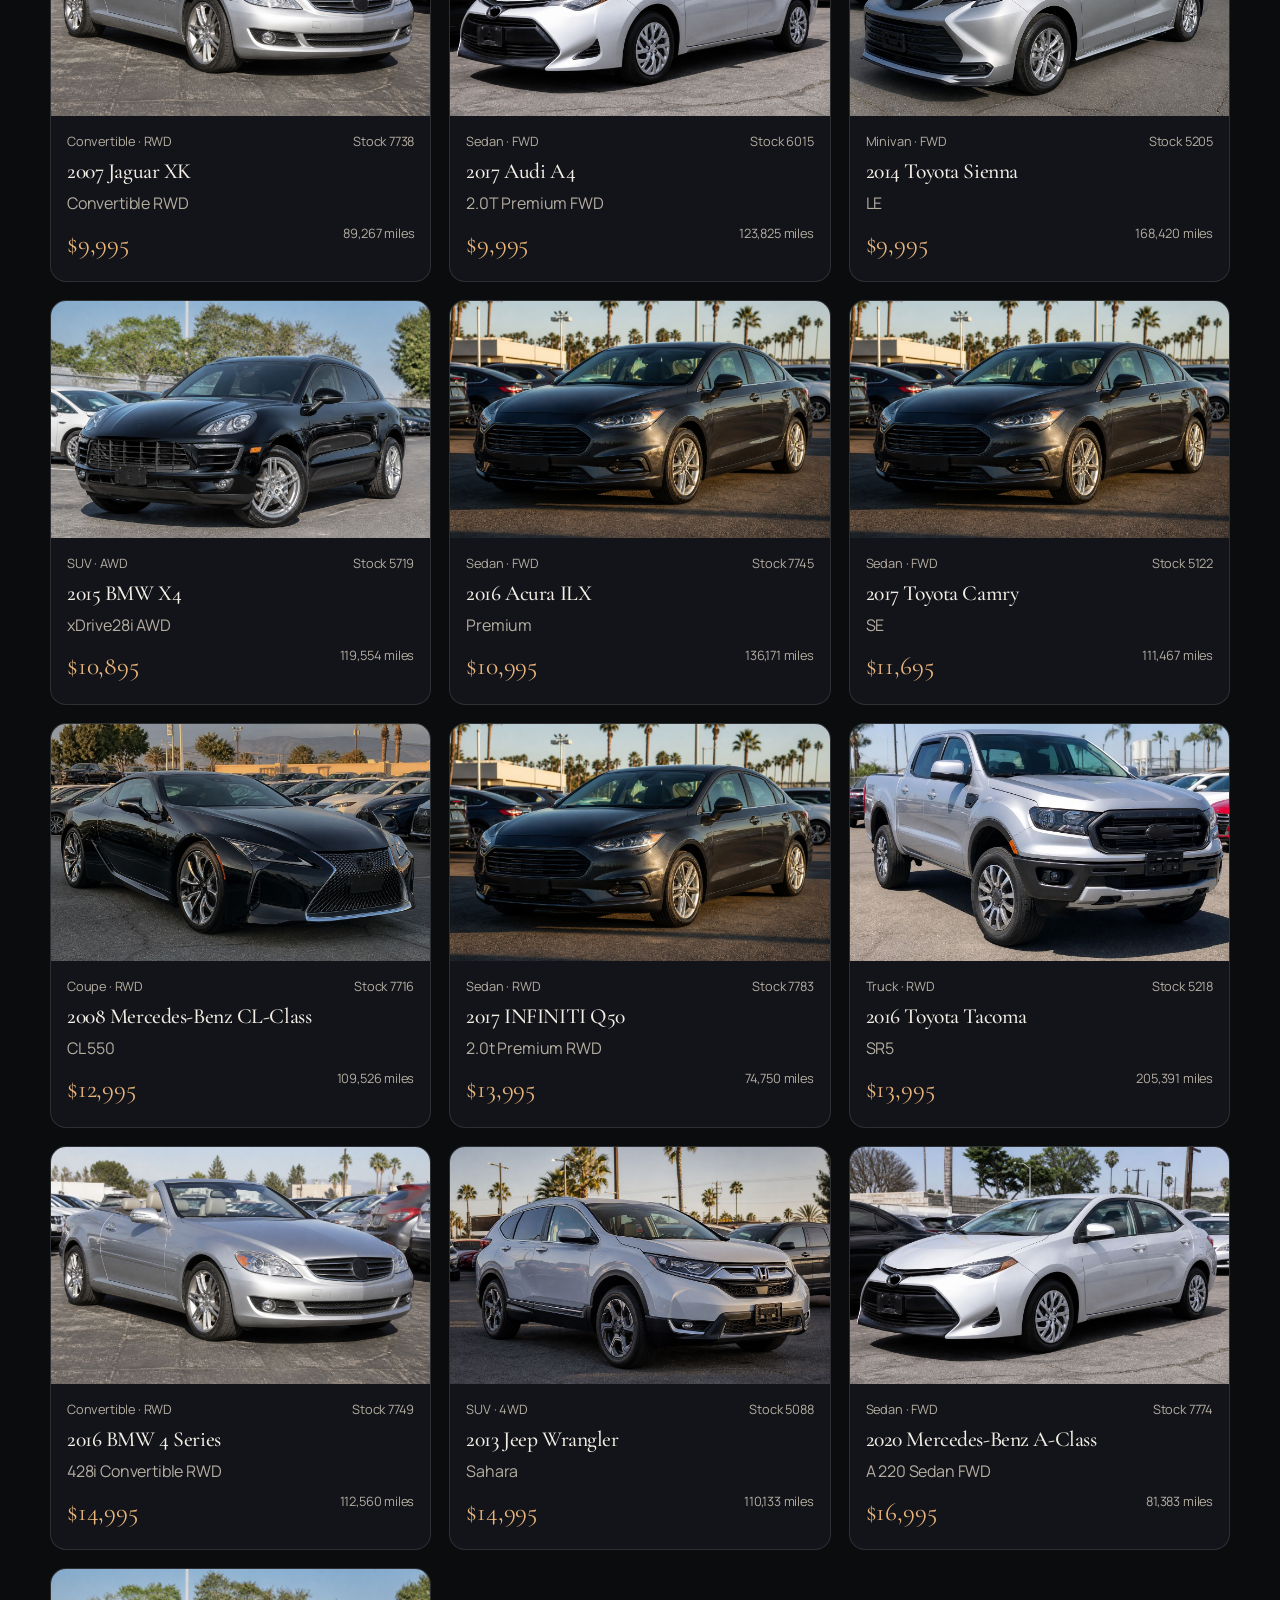
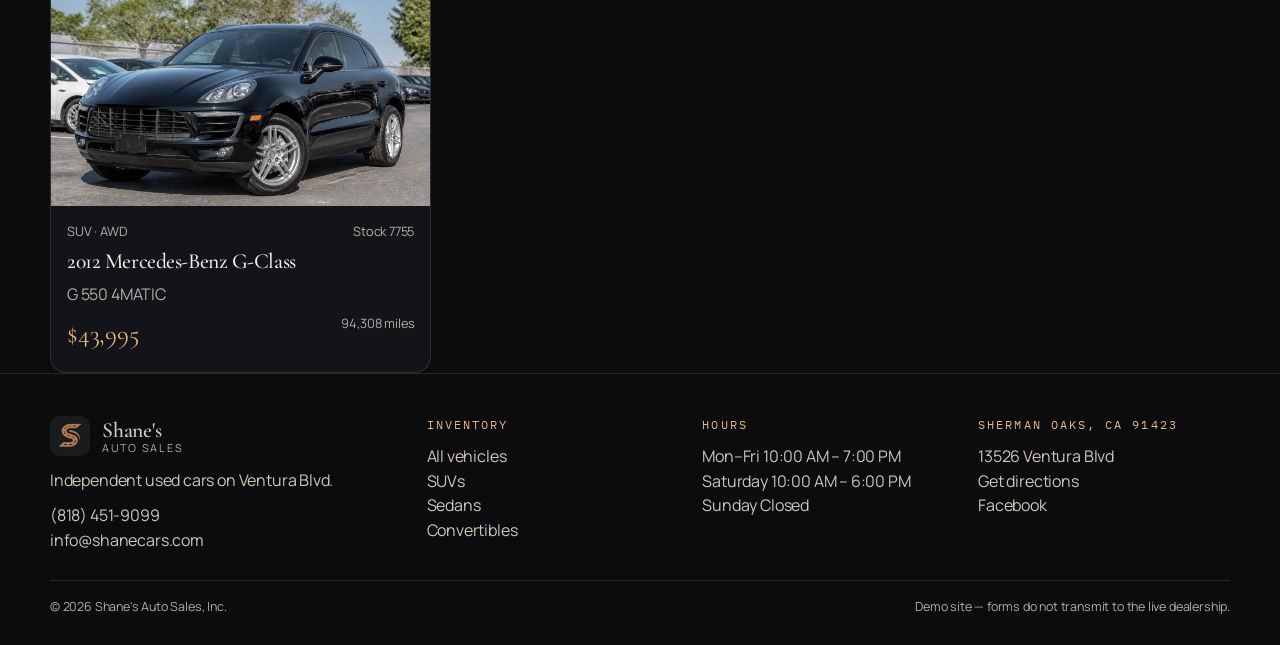
<file: website/inventory.html>
<!DOCTYPE html>
<html lang="en">
<head>
  <meta charset="utf-8">
  <meta name="viewport" content="width=device-width, initial-scale=1">
  <title>Inventory · Shane's Auto Sales</title>
  <meta name="description" content="Used cars for sale at Shane's Auto Sales, 13526 Ventura Blvd, Sherman Oaks. Filter by make, body, and price.">
  <link rel="icon" href="assets/favicon.svg" type="image/svg+xml">
  <link rel="preconnect" href="https://fonts.googleapis.com">
  <link rel="preconnect" href="https://fonts.gstatic.com" crossorigin>
  <link href="https://fonts.googleapis.com/css2?family=Cormorant+Garamond:ital,wght@0,500;0,600;1,500&family=IBM+Plex+Mono:wght@400;500&family=Manrope:wght@400;500;650;700&display=swap" rel="stylesheet">
  <link rel="stylesheet" href="css/styles.css">
</head>
<body>
  <div id="site-header"></div>
  <main id="content" class="wrap">
    <header class="page-hero">
      <p class="kicker">13526 Ventura Blvd</p>
      <h1>
        <span data-en>Inventory on the lot</span>
        <span data-es>Inventario en el lote</span>
      </h1>
      <p>
        <span data-en>A representative snapshot of Shane's public listings — Honda and Toyota commuters, Mercedes and BMW, a Wrangler, a Tacoma, convertibles. Live stock changes; call to confirm a car is still here.</span>
        <span data-es>Una muestra representativa de los anuncios públicos de Shane's. El inventario real cambia; llama para confirmar que el auto sigue en el lote.</span>
      </p>
    </header>

    <div class="toolbar">
      <label class="field"><span data-i18n="make">Make</span><select id="filter-make"></select></label>
      <label class="field"><span data-i18n="body">Body</span><select id="filter-body"></select></label>
      <label class="field"><span data-i18n="price">Max price</span>
        <select id="filter-price">
          <option value="">Any</option>
          <option value="6000">$6,000</option>
          <option value="10000">$10,000</option>
          <option value="15000">$15,000</option>
          <option value="20000">$20,000</option>
          <option value="50000">$50,000</option>
        </select>
      </label>
      <label class="field"><span data-i18n="sort">Sort</span>
        <select id="filter-sort">
          <option value="featured">Featured</option>
          <option value="price-asc">Price · low</option>
          <option value="price-desc">Price · high</option>
          <option value="miles">Lowest miles</option>
          <option value="year">Newest year</option>
        </select>
      </label>
      <button class="btn btn-ghost" type="button" id="filter-reset" data-i18n="reset">Reset</button>
    </div>
    <p class="count-line" id="inventory-count"></p>
    <div class="grid-3" id="inventory-grid"></div>
  </main>
  <div id="site-footer"></div>
  <script src="js/data.js"></script>
  <script src="js/app.js"></script>
  <script src="js/inventory.js"></script>
  <script>
    ShaneApp.renderHeader("inventory");
    ShaneApp.renderFooter();
    document.querySelectorAll("[data-i18n]").forEach((el) => {
      el.textContent = ShaneApp.t(el.getAttribute("data-i18n"));
    });
  </script>
</body>
</html>
</file>
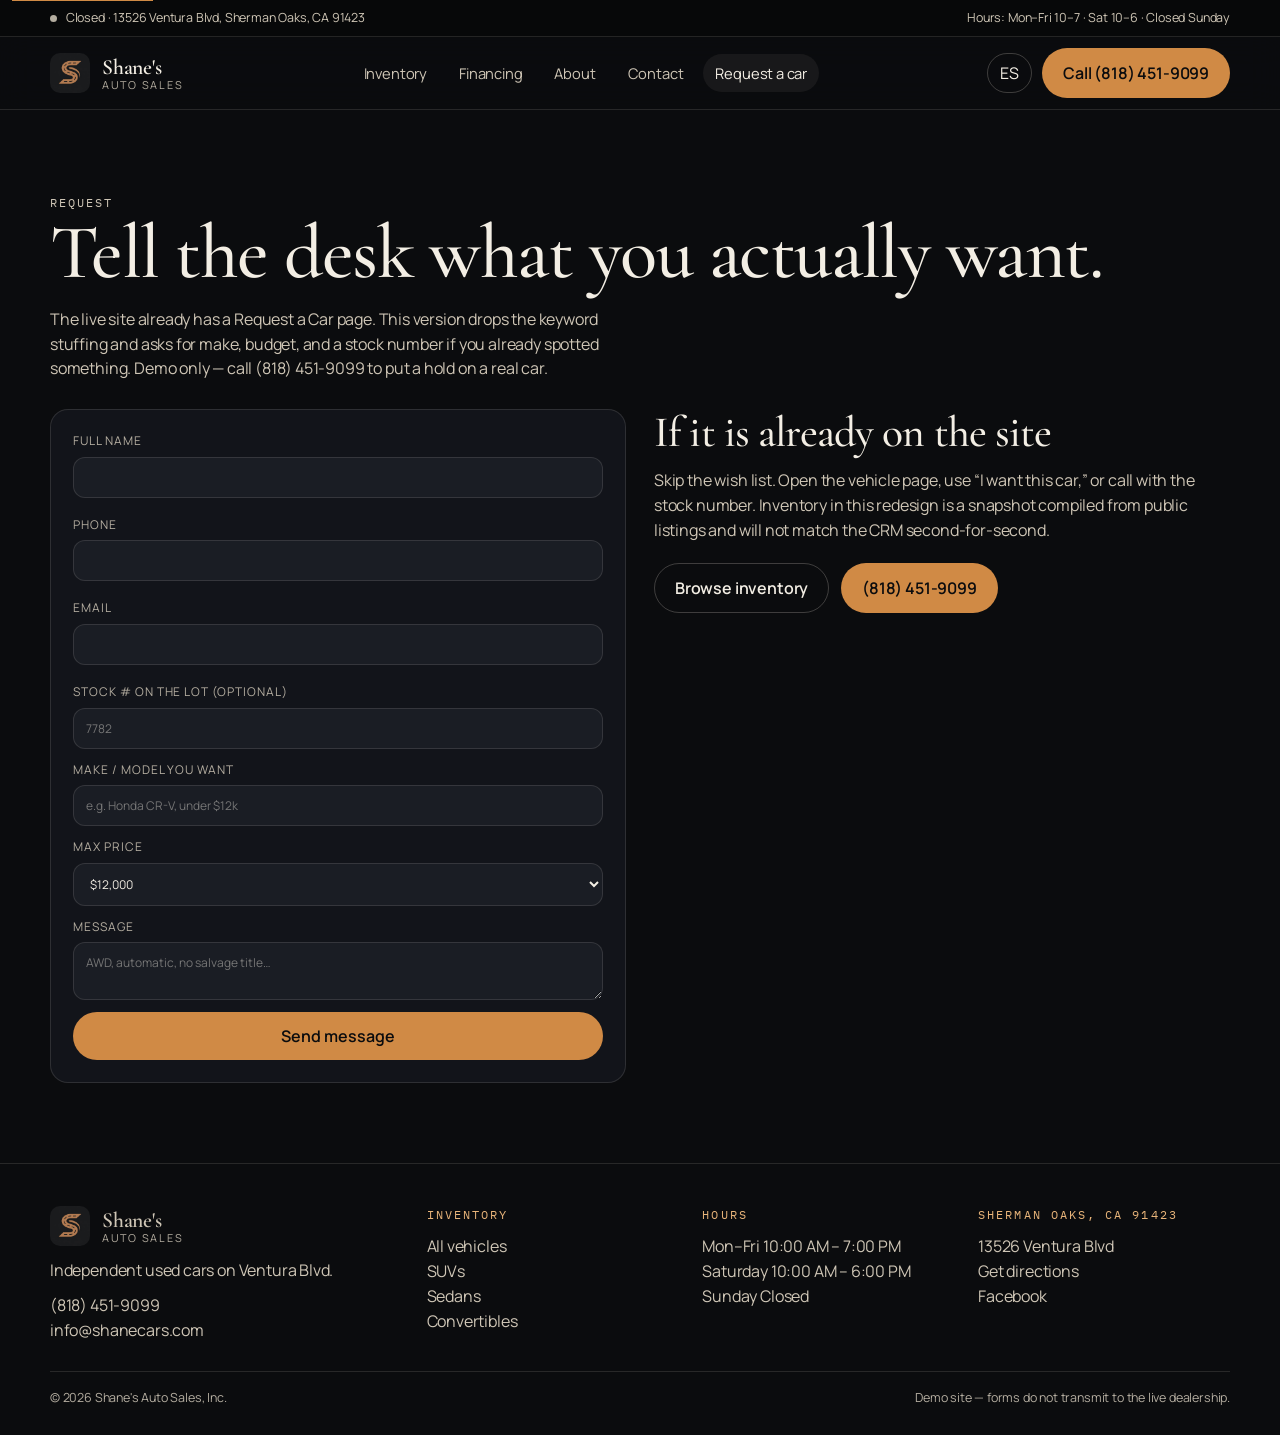
<file: website/request.html>
<!DOCTYPE html>
<html lang="en">
<head>
  <meta charset="utf-8">
  <meta name="viewport" content="width=device-width, initial-scale=1">
  <title>Request a car · Shane's Auto Sales</title>
  <meta name="description" content="Request a specific used car from Shane's Auto Sales in Sherman Oaks if it is not on the lot today.">
  <link rel="icon" href="assets/favicon.svg" type="image/svg+xml">
  <link rel="preconnect" href="https://fonts.googleapis.com">
  <link rel="preconnect" href="https://fonts.gstatic.com" crossorigin>
  <link href="https://fonts.googleapis.com/css2?family=Cormorant+Garamond:ital,wght@0,500;0,600;1,500&family=IBM+Plex+Mono:wght@400;500&family=Manrope:wght@400;500;650;700&display=swap" rel="stylesheet">
  <link rel="stylesheet" href="css/styles.css">
</head>
<body>
  <div id="site-header"></div>
  <main id="content" class="wrap">
    <header class="page-hero">
      <p class="kicker">Request</p>
      <h1>
        <span data-en>Tell the desk what you actually want.</span>
        <span data-es>Dile al escritorio lo que de verdad buscas.</span>
      </h1>
      <p>
        <span data-en>The live site already has a Request a Car page. This version drops the keyword stuffing and asks for make, budget, and a stock number if you already spotted something. Demo only — call (818) 451-9099 to put a hold on a real car.</span>
        <span data-es>El sitio en vivo ya tiene una página de Request a Car. Esta versión pide marca, presupuesto y un número de stock si ya viste algo. Solo demo: llama al (818) 451-9099 para apartar un auto real.</span>
      </p>
    </header>

    <div class="form-grid" style="padding-bottom:80px">
      <form class="stack" data-demo>
        <label class="field"><span data-i18n="formName">Name</span>
          <input name="name" required autocomplete="name">
          <span class="error"></span>
        </label>
        <label class="field"><span data-i18n="formPhone">Phone</span>
          <input name="phone" type="tel" required autocomplete="tel">
          <span class="error"></span>
        </label>
        <label class="field"><span data-i18n="formEmail">Email</span>
          <input name="email" type="email" required autocomplete="email">
          <span class="error"></span>
        </label>
        <label class="field"><span data-en>Stock # on the lot (optional)</span><span data-es>Stock # (opcional)</span>
          <input name="stock" placeholder="7782">
        </label>
        <label class="field"><span data-en>Make / model you want</span><span data-es>Marca / modelo</span>
          <input name="want" placeholder="e.g. Honda CR-V, under $12k">
        </label>
        <label class="field"><span data-en>Max price</span><span data-es>Precio máximo</span>
          <select name="price">
            <option value="8000">$8,000</option>
            <option value="12000" selected>$12,000</option>
            <option value="18000">$18,000</option>
            <option value="25000">$25,000</option>
          </select>
        </label>
        <label class="field"><span data-i18n="formMessage">Notes</span>
          <textarea name="message" placeholder="AWD, automatic, no salvage title…"></textarea>
        </label>
        <button class="btn btn-copper" type="submit" data-i18n="formSubmit">Send</button>
        <div class="alert form-success" hidden></div>
      </form>
      <div>
        <h2>
          <span data-en>If it is already on the site</span>
          <span data-es>Si ya está en el sitio</span>
        </h2>
        <p class="paper-dim" style="margin-top:12px">
          <span data-en>Skip the wish list. Open the vehicle page, use “I want this car,” or call with the stock number. Inventory in this redesign is a snapshot compiled from public listings and will not match the CRM second-for-second.</span>
          <span data-es>Si ya lo viste, abre la ficha del vehículo o llama con el número de stock. El inventario de este rediseño es una muestra pública y no coincide segundo a segundo con el CRM.</span>
        </p>
        <div class="hero-actions" style="margin-top:20px">
          <a class="btn btn-ghost" href="inventory.html" data-i18n="viewInventory">Browse inventory</a>
          <a class="btn btn-copper" href="tel:+18184519099">(818) 451-9099</a>
        </div>
      </div>
    </div>
  </main>
  <div id="site-footer"></div>
  <script src="js/data.js"></script>
  <script src="js/app.js"></script>
  <script src="js/forms.js"></script>
  <script>
    ShaneApp.renderHeader("request");
    ShaneApp.renderFooter();
    document.querySelectorAll("[data-i18n]").forEach((el) => {
      el.textContent = ShaneApp.t(el.getAttribute("data-i18n"));
    });
  </script>
</body>
</html>
</file>
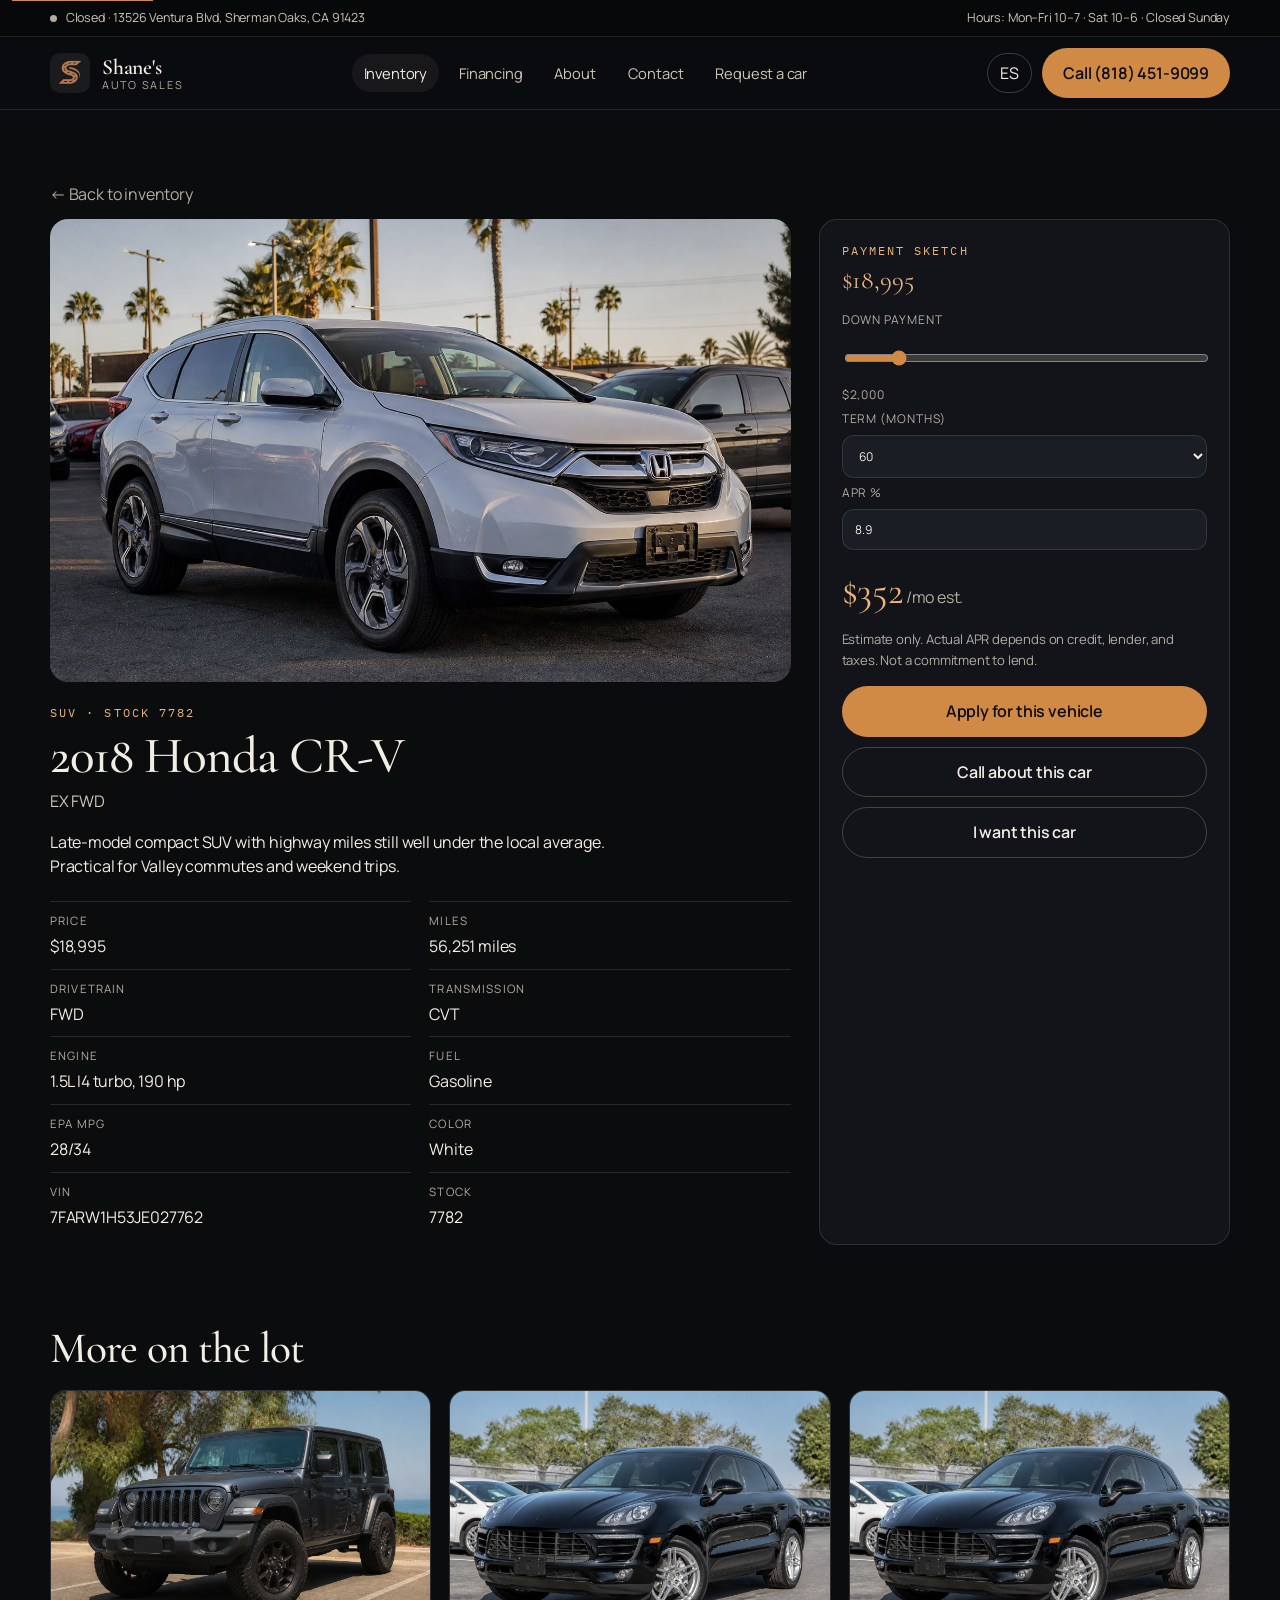
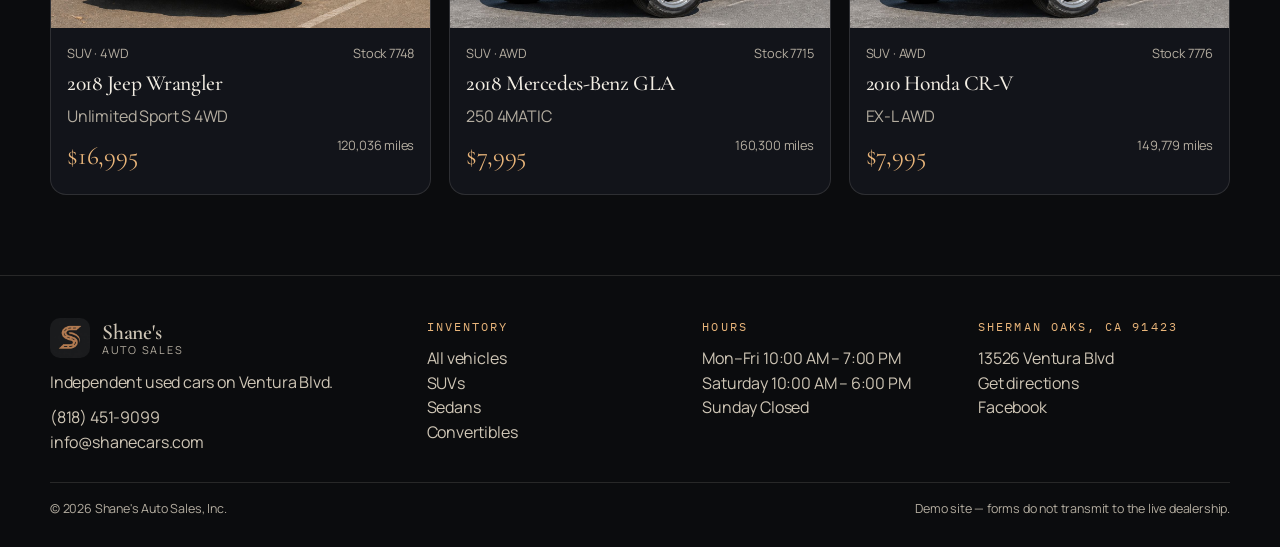
<file: website/vehicle.html>
<!DOCTYPE html>
<html lang="en">
<head>
  <meta charset="utf-8">
  <meta name="viewport" content="width=device-width, initial-scale=1">
  <title>Vehicle · Shane's Auto Sales</title>
  <meta name="description" content="Vehicle details at Shane's Auto Sales, Sherman Oaks.">
  <link rel="icon" href="assets/favicon.svg" type="image/svg+xml">
  <link rel="preconnect" href="https://fonts.googleapis.com">
  <link rel="preconnect" href="https://fonts.gstatic.com" crossorigin>
  <link href="https://fonts.googleapis.com/css2?family=Cormorant+Garamond:ital,wght@0,500;0,600;1,500&family=IBM+Plex+Mono:wght@400;500&family=Manrope:wght@400;500;650;700&display=swap" rel="stylesheet">
  <link rel="stylesheet" href="css/styles.css">
</head>
<body>
  <div id="site-header"></div>
  <main id="content" class="wrap">
    <p class="page-hero" style="padding-bottom:12px">
      <a href="inventory.html" class="muted">← <span data-en>Back to inventory</span><span data-es>Volver al inventario</span></a>
    </p>
    <div class="detail">
      <div id="vehicle-root"></div>
      <aside class="buy-card">
        <p class="kicker" data-i18n="estimator">Payment sketch</p>
        <p class="price" id="detail-price"></p>
        <div class="range-row">
          <label class="field"><span data-i18n="down">Down payment</span>
            <input id="est-down" type="range" min="0" step="250">
            <span id="est-down-val"></span>
          </label>
          <label class="field"><span data-i18n="term">Term</span>
            <select id="est-term">
              <option value="36">36</option>
              <option value="48">48</option>
              <option value="60" selected>60</option>
              <option value="72">72</option>
            </select>
          </label>
          <label class="field"><span data-i18n="rate">APR %</span>
            <input id="est-rate" type="number" min="0" max="29.9" step="0.1" value="8.9">
          </label>
        </div>
        <p><span class="est-pay" id="est-pay"></span> <span class="muted" data-i18n="perMonth">/mo est.</span></p>
        <p class="muted" style="font-size:0.82rem;margin:8px 0 0" data-i18n="estimateNote"></p>
        <div class="actions">
          <a class="btn btn-copper" id="apply-link" href="financing.html" data-i18n="apply">Apply</a>
          <a class="btn btn-ghost" href="tel:+18184519099" data-i18n="callAbout">Call</a>
          <a class="btn btn-ghost" id="want-link" href="request.html" data-i18n="wantThis">I want this car</a>
        </div>
      </aside>
    </div>
    <div style="padding-bottom:80px">
      <h2 data-i18n="similar">More on the lot</h2>
      <div class="grid-3" id="similar-grid" style="margin-top:18px"></div>
    </div>
  </main>
  <div id="site-footer"></div>
  <script src="js/data.js"></script>
  <script src="js/app.js"></script>
  <script>
    ShaneApp.renderHeader("inventory");
    ShaneApp.renderFooter();
    document.querySelectorAll("[data-i18n]").forEach((el) => {
      el.textContent = ShaneApp.t(el.getAttribute("data-i18n"));
    });
  </script>
  <script src="js/vehicle.js"></script>
</body>
</html>
</file>
<file: website/css/styles.css>
:root {
  --bg: #0b0c0e;
  --bg-elev: #12141a;
  --bg-soft: #1a1d24;
  --paper: #f3eee4;
  --paper-dim: #cfc6b6;
  --copper: #d08a45;
  --copper-2: #e9b57a;
  --ink: #0b0c0e;
  --muted: #b4ada0;
  --line: rgba(243, 238, 228, 0.12);
  --line-strong: rgba(243, 238, 228, 0.22);
  --ok: #7dba7a;
  --danger: #e06b55;
  --shadow: 0 24px 80px rgba(0, 0, 0, 0.45);
  --font-display: "Cormorant Garamond", Georgia, serif;
  --font-ui: "Manrope", system-ui, sans-serif;
  --font-mono: "IBM Plex Mono", ui-monospace, monospace;
  --max: 1180px;
  --header-h: 72px;
  --radius: 18px;
  --ease: cubic-bezier(0.22, 1, 0.36, 1);
}

*,
*::before,
*::after {
  box-sizing: border-box;
}

html {
  scroll-behavior: smooth;
}

html,
body {
  margin: 0;
  padding: 0;
  background: var(--bg);
  color: var(--paper);
  font-family: var(--font-ui);
  font-size: 16px;
  line-height: 1.55;
  letter-spacing: -0.011em;
}

img {
  max-width: 100%;
  display: block;
}

a {
  color: inherit;
  text-decoration: none;
}

button,
input,
select,
textarea {
  font-family: inherit;
  font-size: inherit;
}

:focus-visible {
  outline: 2px solid var(--copper);
  outline-offset: 3px;
}

.skip {
  position: absolute;
  left: 12px;
  top: -40px;
  background: var(--copper);
  color: var(--ink);
  padding: 8px 12px;
  z-index: 100;
  font-weight: 700;
}

.skip:focus {
  top: 12px;
}

.wrap {
  width: min(var(--max), calc(100% - 40px));
  margin-inline: auto;
}

.kicker {
  font-family: var(--font-mono);
  font-size: 0.72rem;
  letter-spacing: 0.18em;
  text-transform: uppercase;
  color: var(--copper-2);
}

h1,
h2,
h3,
.display {
  font-family: var(--font-display);
  font-weight: 500;
  letter-spacing: -0.02em;
  line-height: 1.08;
  margin: 0;
}

h1 {
  font-size: clamp(2.6rem, 6vw, 5.4rem);
}

h2 {
  font-size: clamp(1.9rem, 3.4vw, 3rem);
}

h3 {
  font-size: 1.35rem;
}

p {
  margin: 0;
}

/* Top bar + header */
.topbar {
  background: #070809;
  border-bottom: 1px solid var(--line);
  font-size: 0.78rem;
  color: var(--paper-dim);
}

.topbar .wrap {
  display: flex;
  justify-content: space-between;
  gap: 16px;
  align-items: center;
  min-height: 36px;
}

.topbar a:hover {
  color: var(--paper);
}

.status-dot {
  width: 7px;
  height: 7px;
  border-radius: 50%;
  display: inline-block;
  margin-right: 6px;
  background: var(--muted);
}

.status-dot.open {
  background: var(--ok);
  box-shadow: 0 0 0 4px rgba(125, 186, 122, 0.15);
}

.site-header {
  position: sticky;
  top: 0;
  z-index: 50;
  backdrop-filter: blur(16px);
  background: rgba(11, 12, 14, 0.86);
  border-bottom: 1px solid var(--line);
}

.site-header .wrap {
  display: flex;
  align-items: center;
  justify-content: space-between;
  min-height: var(--header-h);
  gap: 20px;
}

.brand {
  display: flex;
  align-items: center;
  gap: 12px;
}

.brand img {
  width: 40px;
  height: 40px;
  border-radius: 10px;
  object-fit: cover;
}

.brand-text {
  display: flex;
  flex-direction: column;
  line-height: 1.05;
}

.brand-text strong {
  font-family: var(--font-display);
  font-size: 1.35rem;
  font-weight: 600;
}

.brand-text span {
  font-size: 0.68rem;
  letter-spacing: 0.16em;
  text-transform: uppercase;
  color: var(--muted);
}

.nav {
  display: flex;
  align-items: center;
  gap: 8px;
}

.nav a {
  padding: 8px 12px;
  color: var(--paper-dim);
  font-size: 0.92rem;
  border-radius: 999px;
}

.nav a:hover,
.nav a[aria-current="page"] {
  color: var(--paper);
  background: rgba(243, 238, 228, 0.06);
}

.header-actions {
  display: flex;
  align-items: center;
  gap: 10px;
}

.lang-btn,
.menu-btn {
  background: transparent;
  border: 1px solid var(--line-strong);
  color: var(--paper);
  border-radius: 999px;
  padding: 8px 12px;
  cursor: pointer;
}

.menu-btn {
  display: none;
}

.btn {
  display: inline-flex;
  align-items: center;
  justify-content: center;
  gap: 8px;
  border-radius: 999px;
  padding: 12px 20px;
  font-weight: 600;
  border: 1px solid transparent;
  cursor: pointer;
  transition: transform 0.25s var(--ease), background 0.25s var(--ease);
}

.btn:hover {
  transform: translateY(-1px);
}

.btn-copper {
  background: var(--copper);
  color: var(--ink);
}

.btn-ghost {
  background: transparent;
  border-color: var(--line-strong);
  color: var(--paper);
}

.btn-paper {
  background: var(--paper);
  color: var(--ink);
}

.btn-block {
  width: 100%;
}

/* Hero */
.hero {
  position: relative;
  min-height: min(88vh, 820px);
  display: grid;
  align-items: end;
  overflow: hidden;
}

.hero-media {
  position: absolute;
  inset: 0;
}

.hero-media img {
  width: 100%;
  height: 100%;
  object-fit: cover;
  filter: saturate(0.9) contrast(1.05);
}

.hero-media::after {
  content: "";
  position: absolute;
  inset: 0;
  background:
    linear-gradient(180deg, rgba(11, 12, 14, 0.15) 0%, rgba(11, 12, 14, 0.82) 72%, var(--bg) 100%),
    linear-gradient(90deg, rgba(11, 12, 14, 0.55), transparent 55%);
}

.hero-copy {
  position: relative;
  padding: 48px 0 56px;
  max-width: 820px;
}

.hero-copy .kicker {
  margin-bottom: 16px;
}

.hero-copy p.lede {
  margin: 18px 0 28px;
  font-size: 1.12rem;
  color: var(--paper-dim);
  max-width: 46ch;
}

.hero-actions {
  display: flex;
  flex-wrap: wrap;
  gap: 12px;
}

.search-panel {
  position: relative;
  margin-top: -28px;
  z-index: 2;
}

.search-card {
  background: var(--bg-elev);
  border: 1px solid var(--line);
  border-radius: var(--radius);
  padding: 18px;
  box-shadow: var(--shadow);
  display: grid;
  grid-template-columns: 1.2fr 1fr 1fr auto;
  gap: 12px;
  align-items: end;
}

label.field {
  display: flex;
  flex-direction: column;
  gap: 6px;
  font-size: 0.75rem;
  letter-spacing: 0.08em;
  text-transform: uppercase;
  color: var(--muted);
}

input,
select,
textarea {
  background: var(--bg-soft);
  color: var(--paper);
  border: 1px solid var(--line);
  border-radius: 12px;
  padding: 11px 12px;
}

input[type="range"] {
  accent-color: var(--copper);
  width: 100%;
  background: transparent;
}

/* Sections */
section {
  padding: 84px 0;
}

.section-head {
  display: flex;
  justify-content: space-between;
  align-items: end;
  gap: 20px;
  margin-bottom: 32px;
}

.muted {
  color: var(--muted);
}

.paper-dim {
  color: var(--paper-dim);
}

/* Cards */
.grid-3 {
  display: grid;
  grid-template-columns: repeat(3, 1fr);
  gap: 18px;
}

.grid-4 {
  display: grid;
  grid-template-columns: repeat(4, 1fr);
  gap: 16px;
}

.vehicle-card {
  background: var(--bg-elev);
  border: 1px solid var(--line);
  border-radius: 16px;
  overflow: hidden;
  display: flex;
  flex-direction: column;
  transition: border-color 0.25s var(--ease), transform 0.25s var(--ease);
}

.vehicle-card:hover {
  border-color: var(--copper);
  transform: translateY(-3px);
}

.vehicle-card .thumb {
  aspect-ratio: 16 / 10;
  overflow: hidden;
  background: #1c1f26;
}

.vehicle-card .thumb img {
  width: 100%;
  height: 100%;
  object-fit: cover;
  transition: transform 0.6s var(--ease);
}

.vehicle-card:hover .thumb img {
  transform: scale(1.06);
}

.vehicle-card .body {
  padding: 16px 16px 18px;
  display: flex;
  flex-direction: column;
  gap: 8px;
  flex: 1;
}

.vehicle-card .meta {
  display: flex;
  justify-content: space-between;
  gap: 8px;
  font-size: 0.8rem;
  color: var(--muted);
}

.price {
  font-family: var(--font-display);
  font-size: 1.6rem;
  color: var(--copper-2);
}

.chip-row {
  display: flex;
  flex-wrap: wrap;
  gap: 6px;
}

.chip {
  font-size: 0.72rem;
  border: 1px solid var(--line);
  border-radius: 999px;
  padding: 4px 8px;
  color: var(--paper-dim);
}

/* Why / stats */
.stats {
  display: grid;
  grid-template-columns: repeat(4, 1fr);
  gap: 12px;
  margin-top: 28px;
}

.stat {
  border-top: 1px solid var(--line);
  padding-top: 14px;
}

.stat b {
  display: block;
  font-family: var(--font-display);
  font-size: 2rem;
  font-weight: 500;
}

.split {
  display: grid;
  grid-template-columns: 1.1fr 0.9fr;
  gap: 48px;
  align-items: center;
}

.split img {
  width: 100%;
  border-radius: 20px;
  min-height: 360px;
  object-fit: cover;
}

.feature-list {
  display: grid;
  gap: 18px;
  margin-top: 24px;
}

.feature-list article {
  border-left: 2px solid var(--copper);
  padding-left: 16px;
}

.feature-list h3 {
  margin-bottom: 6px;
}

/* Quotes */
.quotes {
  display: grid;
  grid-template-columns: repeat(3, 1fr);
  gap: 16px;
}

.quote {
  background: var(--bg-elev);
  border: 1px solid var(--line);
  border-radius: 16px;
  padding: 22px;
}

.quote p {
  font-family: var(--font-display);
  font-size: 1.28rem;
  line-height: 1.35;
}

.quote cite {
  display: block;
  margin-top: 16px;
  font-style: normal;
  color: var(--muted);
  font-size: 0.85rem;
}

/* Visit */
.visit-grid {
  display: grid;
  grid-template-columns: 0.85fr 1.15fr;
  gap: 20px;
}

.map-frame {
  min-height: 420px;
  border: 0;
  width: 100%;
  border-radius: 16px;
  filter: grayscale(0.4) contrast(1.05);
}

.hours-card {
  background: var(--bg-elev);
  border: 1px solid var(--line);
  border-radius: 16px;
  padding: 24px;
}

.hours-row {
  display: flex;
  justify-content: space-between;
  padding: 10px 0;
  border-bottom: 1px solid var(--line);
}

/* Page hero */
.page-hero {
  padding: 72px 0 28px;
}

.page-hero p {
  margin-top: 12px;
  max-width: 58ch;
  color: var(--paper-dim);
}

/* Inventory */
.toolbar {
  display: grid;
  grid-template-columns: repeat(5, 1fr);
  gap: 12px;
  margin-bottom: 22px;
  align-items: end;
}

.count-line {
  margin: 0 0 18px;
  color: var(--muted);
}

.empty {
  padding: 48px 20px;
  text-align: center;
  border: 1px dashed var(--line-strong);
  border-radius: 16px;
  color: var(--paper-dim);
}

/* Vehicle detail */
.detail {
  display: grid;
  grid-template-columns: 1.35fr 0.75fr;
  gap: 28px;
  padding-bottom: 80px;
}

#vehicle-root {
  display: grid;
  gap: 22px;
  align-content: start;
}

.gallery {
  border-radius: 18px;
  overflow: hidden;
  background: var(--bg-elev);
}

.gallery img {
  width: 100%;
  aspect-ratio: 16 / 10;
  object-fit: cover;
}

.specs {
  display: grid;
  grid-template-columns: 1fr 1fr;
  gap: 10px 18px;
  margin-top: 22px;
}

.specs div {
  border-top: 1px solid var(--line);
  padding-top: 10px;
}

.specs dt {
  font-size: 0.72rem;
  letter-spacing: 0.1em;
  text-transform: uppercase;
  color: var(--muted);
}

.specs dd {
  margin: 4px 0 0;
}

.buy-card {
  position: sticky;
  top: 96px;
  background: var(--bg-elev);
  border: 1px solid var(--line);
  border-radius: 18px;
  padding: 22px;
}

.buy-card .actions {
  display: grid;
  gap: 10px;
  margin: 16px 0;
}

.range-row {
  display: grid;
  gap: 6px;
  margin: 12px 0;
}

.est-pay {
  font-family: var(--font-display);
  font-size: 2.4rem;
  color: var(--copper-2);
}

/* Forms */
.form-grid {
  display: grid;
  grid-template-columns: 1fr 1fr;
  gap: 28px;
}

form.stack {
  display: grid;
  gap: 12px;
  background: var(--bg-elev);
  border: 1px solid var(--line);
  border-radius: 18px;
  padding: 22px;
}

.alert {
  background: rgba(208, 138, 69, 0.12);
  border: 1px solid var(--copper);
  color: var(--paper);
  padding: 12px 14px;
  border-radius: 12px;
}

.error {
  color: var(--danger);
  font-size: 0.8rem;
}

/* Financing */
.credit-bands {
  display: grid;
  grid-template-columns: repeat(3, 1fr);
  gap: 12px;
  margin: 24px 0 8px;
}

.credit-bands article {
  background: var(--bg-elev);
  border: 1px solid var(--line);
  border-radius: 14px;
  padding: 16px;
}

/* Footer */
.site-footer {
  border-top: 1px solid var(--line);
  padding: 42px 0 28px;
  color: var(--paper-dim);
}

.footer-grid {
  display: grid;
  grid-template-columns: 1.4fr 1fr 1fr 1fr;
  gap: 24px;
}

.site-footer a:hover {
  color: var(--paper);
}

.legal {
  margin-top: 28px;
  padding-top: 16px;
  border-top: 1px solid var(--line);
  font-size: 0.78rem;
  color: var(--muted);
  display: flex;
  justify-content: space-between;
  gap: 12px;
}

.mobile-call {
  display: none;
}

/* Spanish copy swap via [data-en]/[data-es] */
html[lang="es"] [data-en] {
  display: none;
}

html[lang="en"] [data-es] {
  display: none;
}

@media (max-width: 980px) {
  .search-card,
  .grid-3,
  .grid-4,
  .stats,
  .split,
  .quotes,
  .visit-grid,
  .toolbar,
  .detail,
  .form-grid,
  .footer-grid,
  .credit-bands {
    grid-template-columns: 1fr 1fr;
  }

  .hero {
    min-height: 72vh;
  }

  .nav {
    display: none;
    position: absolute;
    top: calc(var(--header-h) + 36px);
    left: 0;
    right: 0;
    background: #0f1115;
    border-bottom: 1px solid var(--line);
    flex-direction: column;
    padding: 12px 20px 18px;
    align-items: stretch;
  }

  .nav.open {
    display: flex;
  }

  .menu-btn {
    display: inline-flex;
  }
}

@media (max-width: 720px) {
  .wrap {
    width: min(var(--max), calc(100% - 28px));
  }

  .search-card,
  .grid-3,
  .grid-4,
  .stats,
  .split,
  .quotes,
  .visit-grid,
  .toolbar,
  .detail,
  .form-grid,
  .footer-grid,
  .credit-bands,
  .specs,
  .topbar .wrap {
    grid-template-columns: 1fr;
  }

  .topbar .hours-mini {
    display: none;
  }

  .mobile-call {
    display: flex;
    position: fixed;
    left: 12px;
    right: 12px;
    bottom: 12px;
    z-index: 40;
    justify-content: center;
  }

  .header-actions .btn-copper {
    display: none;
  }

  .mobile-call .btn {
    width: 100%;
    box-shadow: var(--shadow);
  }

  body {
    padding-bottom: 76px;
  }

  .legal {
    flex-direction: column;
  }
}

@media (prefers-reduced-motion: reduce) {
  html {
    scroll-behavior: auto;
  }

  .btn,
  .vehicle-card,
  .vehicle-card .thumb img {
    transition: none;
  }
}
</file>
